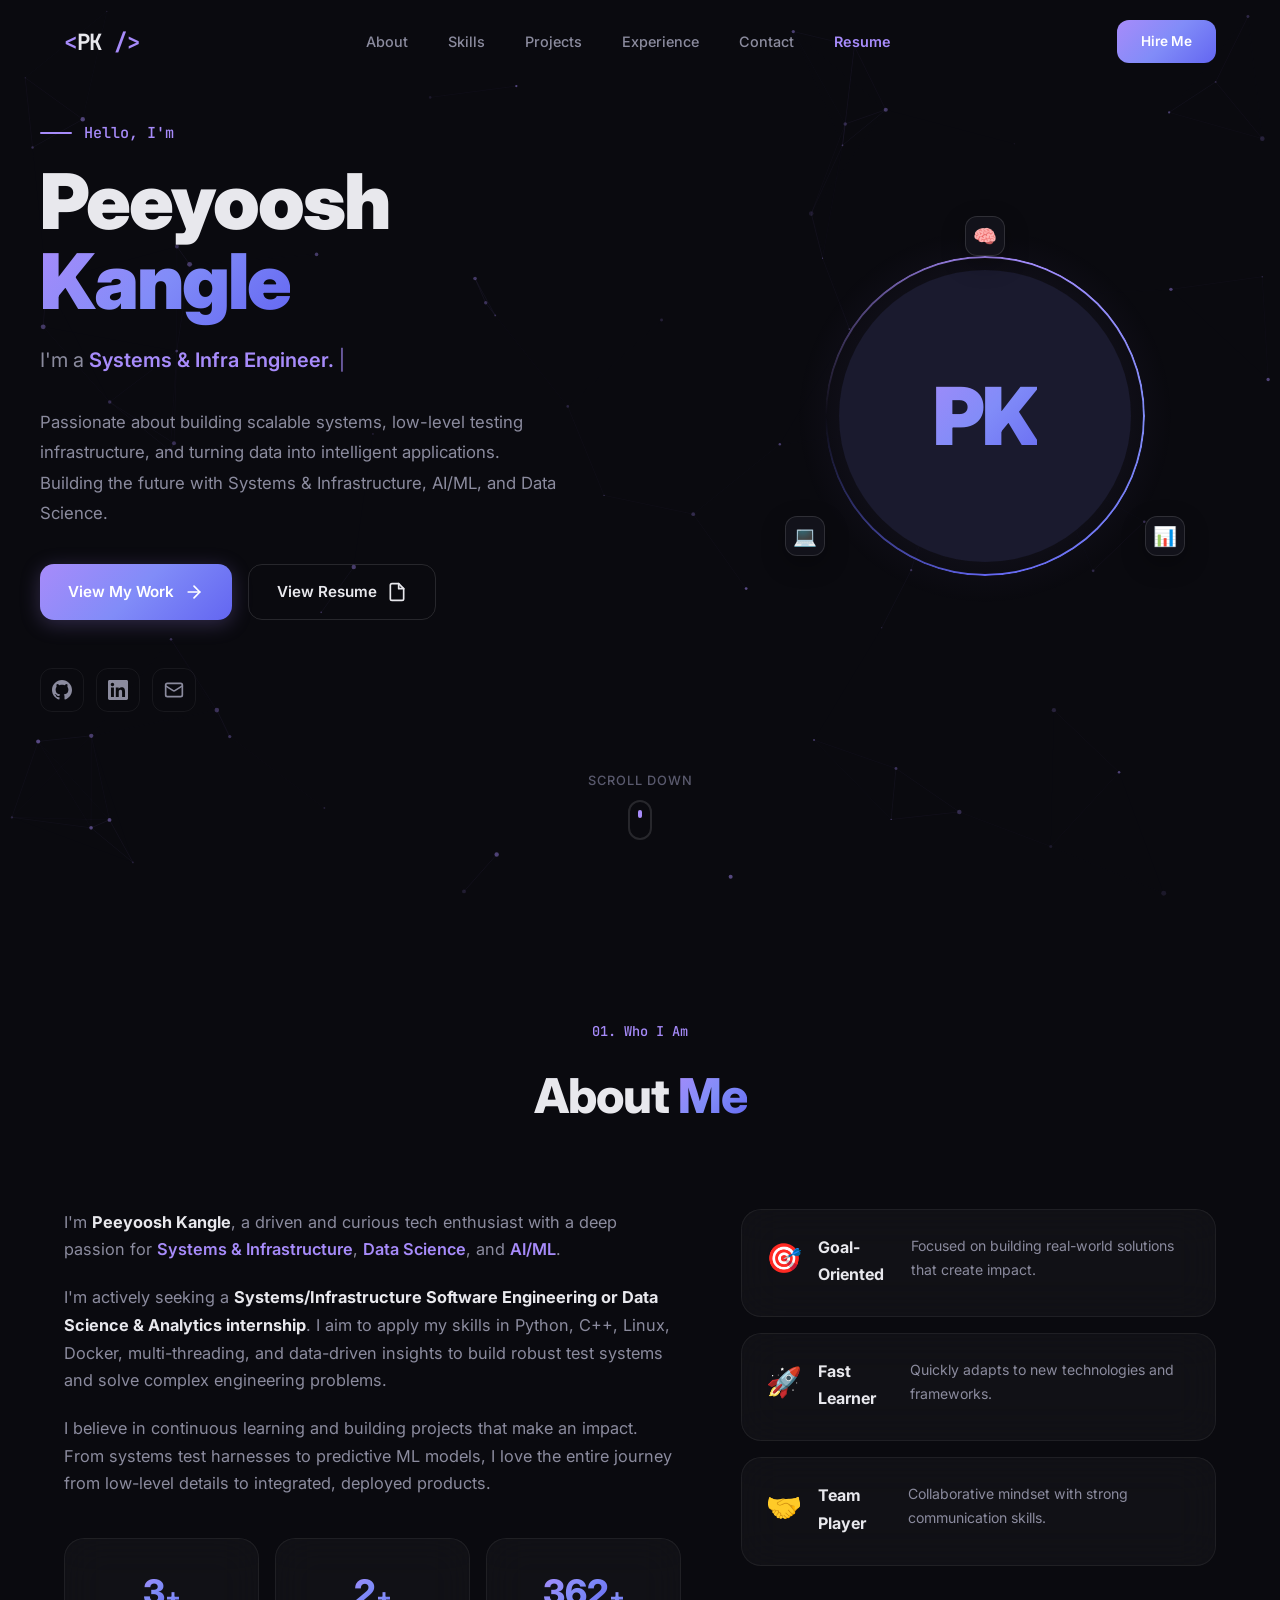
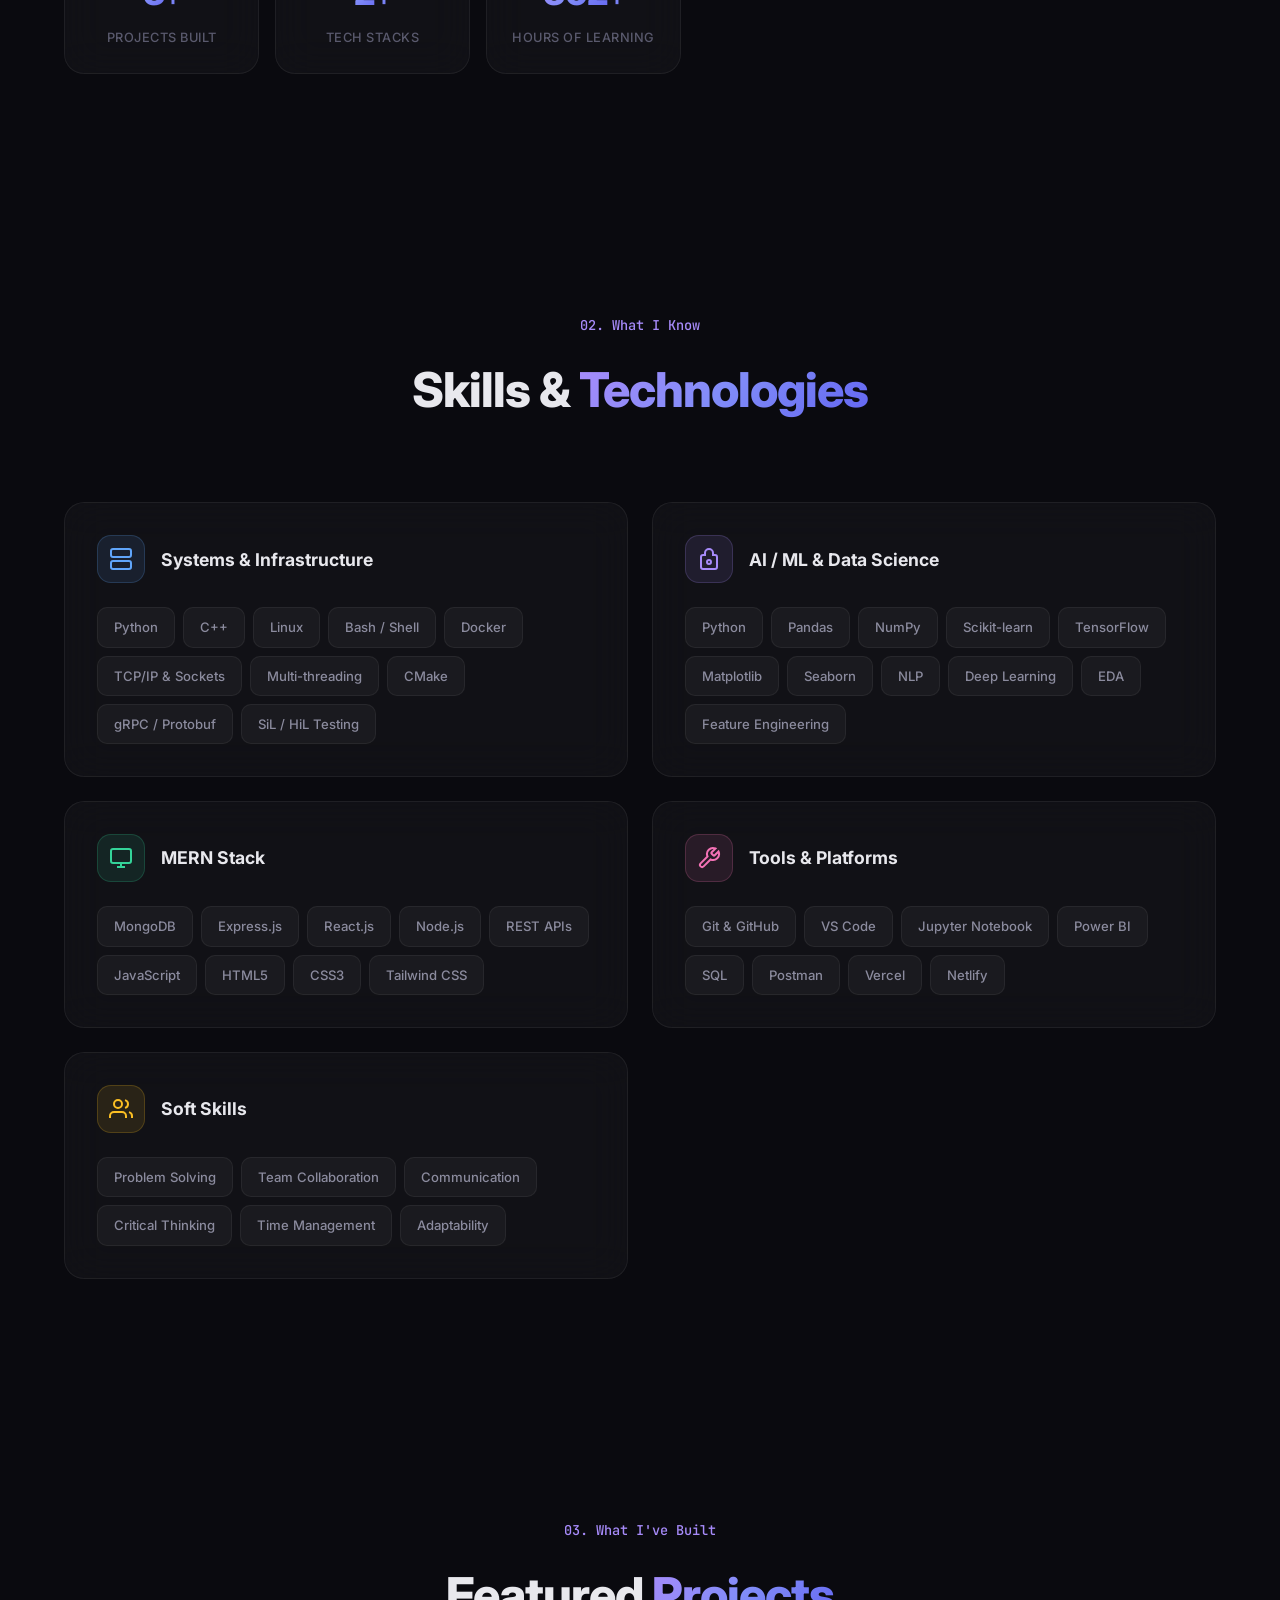
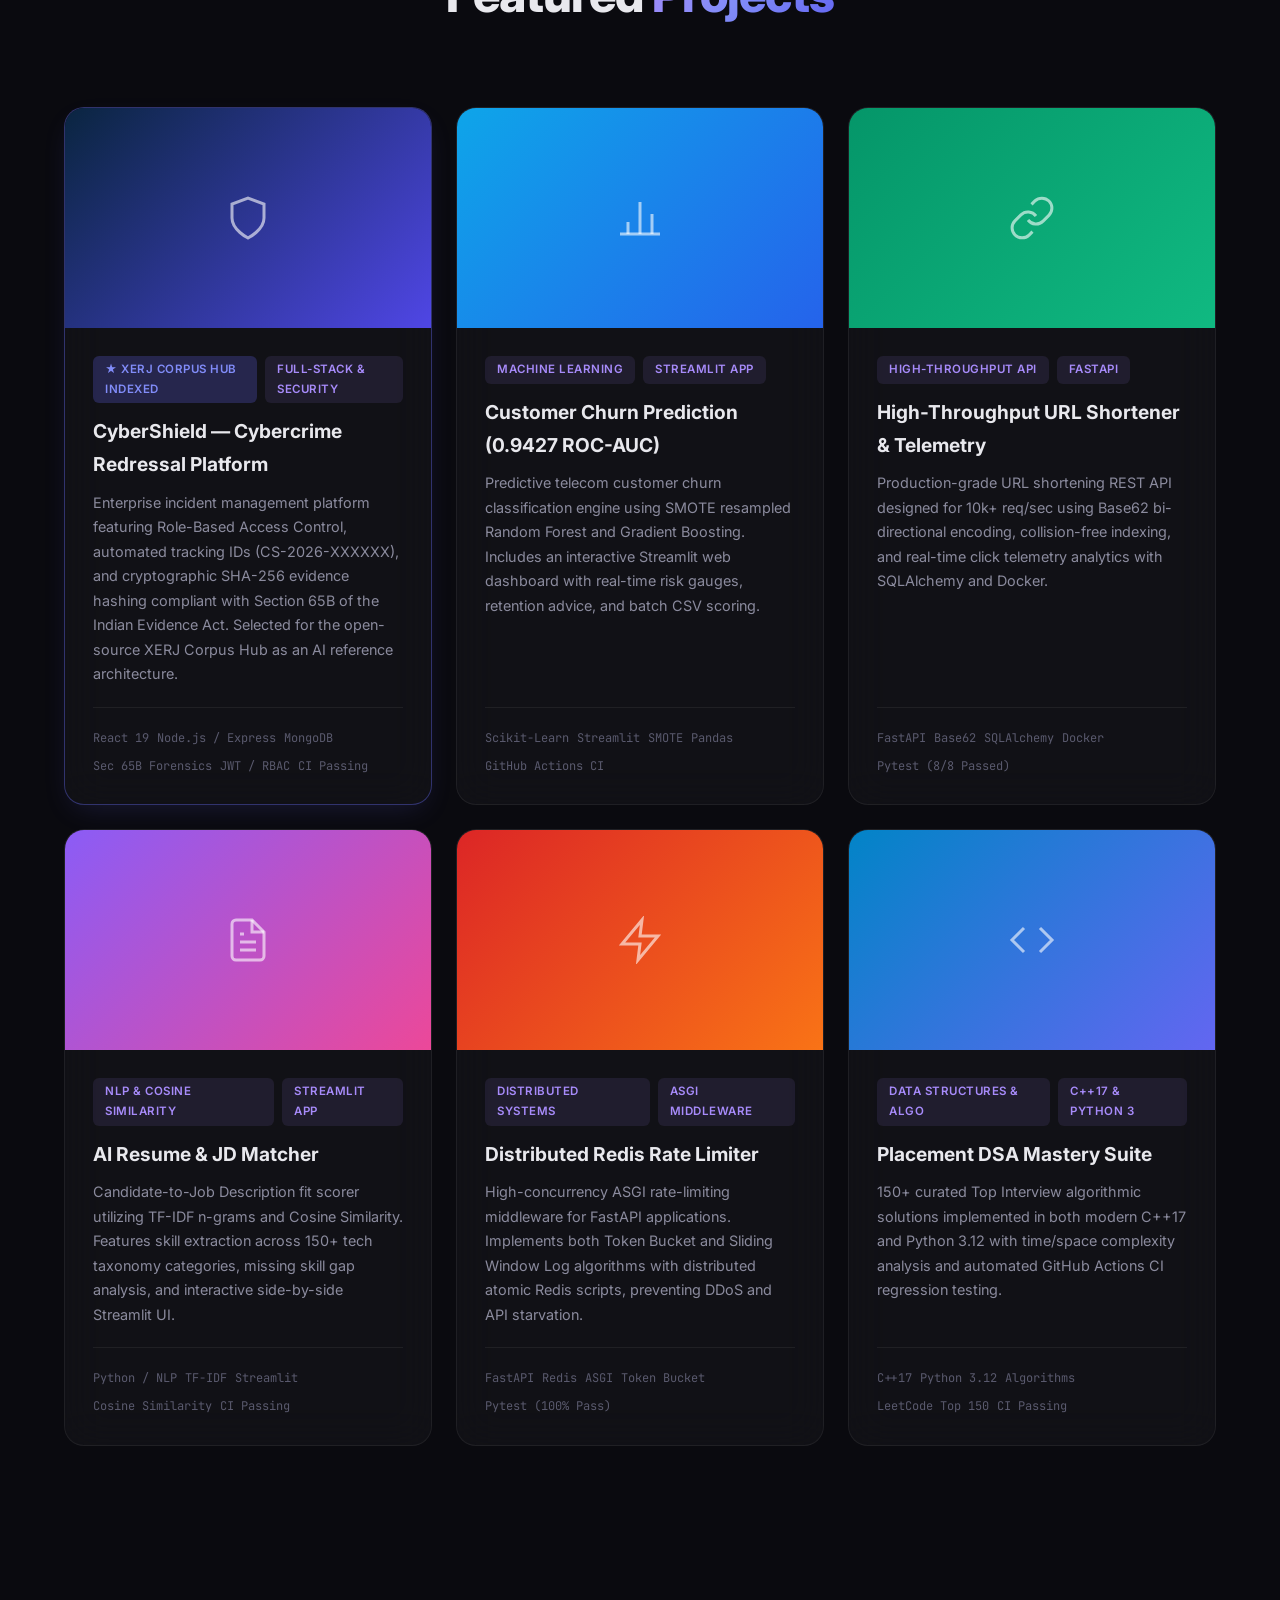
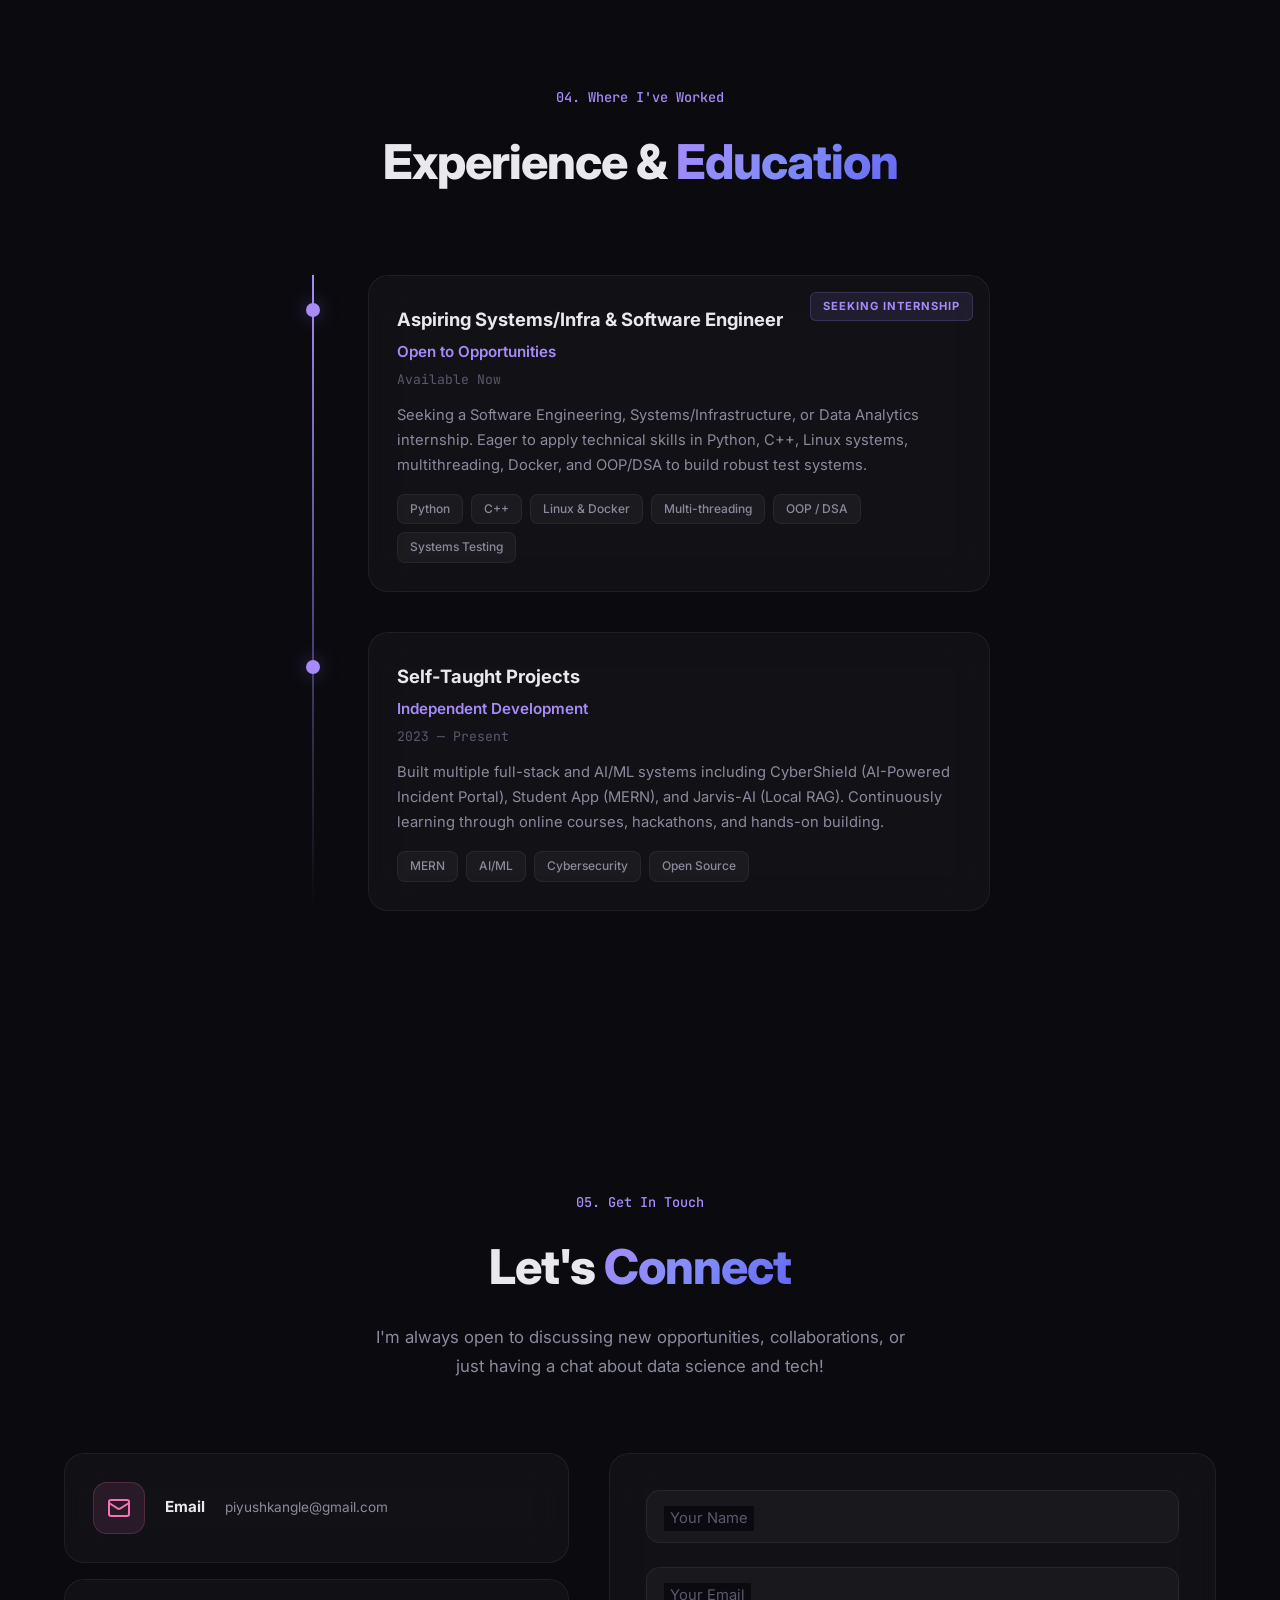
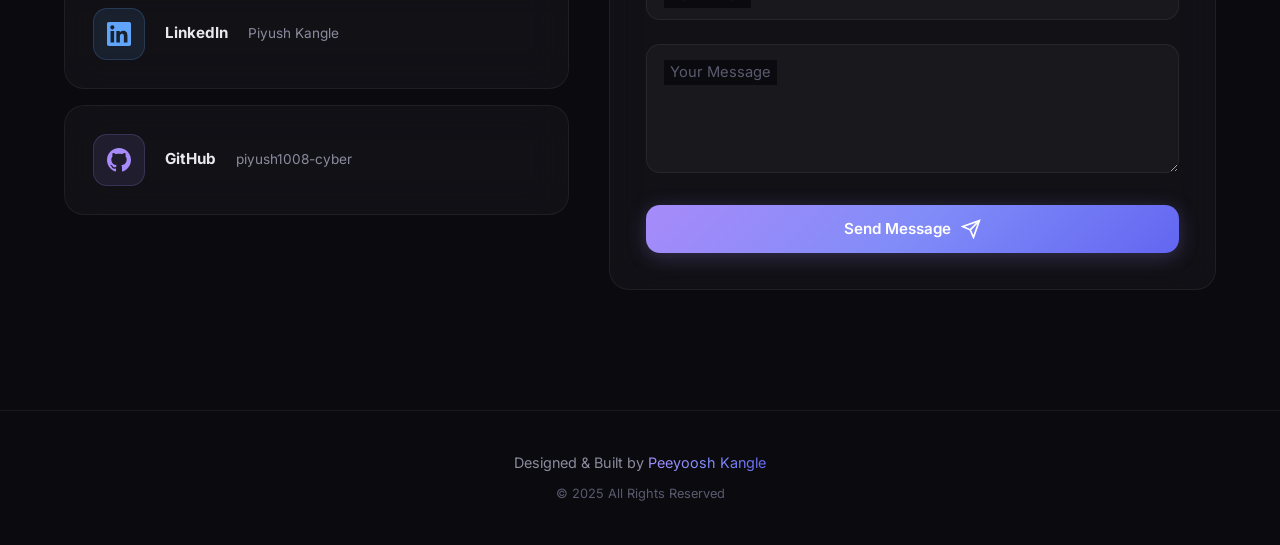
<file: index.html>
<!DOCTYPE html>
<html lang="en">
<head>
    <meta charset="UTF-8">
    <meta name="viewport" content="width=device-width, initial-scale=1.0">
    <meta name="description" content="Peeyoosh Kangle — Systems & Infrastructure, Data Science, AI/ML enthusiast. Portfolio showcasing projects, skills, and experience.">
    <meta name="keywords" content="Peeyoosh Kangle, Systems Engineer, Infrastructure, Data Science, AI, ML, MERN Stack, Portfolio, Developer">
    <meta name="author" content="Peeyoosh Kangle">
    <title>Peeyoosh Kangle | Systems & AI/ML Portfolio</title>
    <link rel="preconnect" href="https://fonts.googleapis.com">
    <link rel="preconnect" href="https://fonts.gstatic.com" crossorigin>
    <link href="https://fonts.googleapis.com/css2?family=Inter:wght@300;400;500;600;700;800;900&family=JetBrains+Mono:wght@400;500;600&display=swap" rel="stylesheet">
    <link rel="stylesheet" href="style.css">
</head>
<body>
    <!-- Animated Background Particles -->
    <canvas id="particles-canvas"></canvas>

    <!-- Navigation -->
    <nav class="navbar" id="navbar">
        <div class="nav-container">
            <a href="#hero" class="nav-logo">
                <span class="logo-bracket">&lt;</span>PK<span class="logo-bracket"> /&gt;</span>
            </a>
            <ul class="nav-links" id="nav-links">
                <li><a href="#about" class="nav-link">About</a></li>
                <li><a href="#skills" class="nav-link">Skills</a></li>
                <li><a href="#projects" class="nav-link">Projects</a></li>
                <li><a href="#experience" class="nav-link">Experience</a></li>
                <li><a href="#contact" class="nav-link">Contact</a></li>
                <li><a href="resume.html" target="_blank" class="nav-link" style="color: var(--accent-1); font-weight: 600;">Resume</a></li>
            </ul>
            <a href="#contact" class="nav-cta">Hire Me</a>
            <button class="nav-toggle" id="nav-toggle" aria-label="Toggle navigation">
                <span></span><span></span><span></span>
            </button>
        </div>
    </nav>

    <!-- Hero Section -->
    <section class="hero" id="hero">
        <div class="hero-content">
            <div class="hero-text">
                <p class="hero-greeting animate-on-scroll">
                    <span class="greeting-line"></span>
                    Hello, I'm
                </p>
                <h1 class="hero-name animate-on-scroll">
                    Peeyoosh<br><span class="gradient-text">Kangle</span>
                </h1>
                <div class="hero-titles animate-on-scroll">
                    <span class="title-static">I'm a </span>
                    <span class="title-dynamic" id="typed-text"></span>
                    <span class="cursor">|</span>
                </div>
                <p class="hero-description animate-on-scroll">
                    Passionate about building scalable systems, low-level testing infrastructure, and turning data into intelligent applications.
                    Building the future with Systems & Infrastructure, AI/ML, and Data Science.
                </p>
                <div class="hero-actions animate-on-scroll">
                    <a href="#projects" class="btn btn-primary">
                        <span>View My Work</span>
                        <svg width="20" height="20" viewBox="0 0 24 24" fill="none" stroke="currentColor" stroke-width="2" stroke-linecap="round" stroke-linejoin="round"><line x1="5" y1="12" x2="19" y2="12"/><polyline points="12 5 19 12 12 19"/></svg>
                    </a>
                    <a href="resume.html" target="_blank" class="btn btn-outline">
                        <span>View Resume</span>
                        <svg width="20" height="20" viewBox="0 0 24 24" fill="none" stroke="currentColor" stroke-width="2" stroke-linecap="round" stroke-linejoin="round"><path d="M14 2H6a2 2 0 0 0-2 2v16a2 2 0 0 0 2 2h12a2 2 0 0 0 2-2V8z"/><polyline points="14 2 14 8 20 8"/></svg>
                    </a>
                </div>
                <div class="hero-socials animate-on-scroll">
                    <a href="https://github.com/piyush1008-cyber" target="_blank" rel="noopener noreferrer" class="social-link" aria-label="GitHub">
                        <svg viewBox="0 0 24 24" fill="currentColor"><path d="M12 0c-6.626 0-12 5.373-12 12 0 5.302 3.438 9.8 8.207 11.387.599.111.793-.261.793-.577v-2.234c-3.338.726-4.033-1.416-4.033-1.416-.546-1.387-1.333-1.756-1.333-1.756-1.089-.745.083-.729.083-.729 1.205.084 1.839 1.237 1.839 1.237 1.07 1.834 2.807 1.304 3.492.997.107-.775.418-1.305.762-1.604-2.665-.305-5.467-1.334-5.467-5.931 0-1.311.469-2.381 1.236-3.221-.124-.303-.535-1.524.117-3.176 0 0 1.008-.322 3.301 1.23.957-.266 1.983-.399 3.003-.404 1.02.005 2.047.138 3.006.404 2.291-1.552 3.297-1.23 3.297-1.23.653 1.653.242 2.874.118 3.176.77.84 1.235 1.911 1.235 3.221 0 4.609-2.807 5.624-5.479 5.921.43.372.823 1.102.823 2.222v3.293c0 .319.192.694.801.576 4.765-1.589 8.199-6.086 8.199-11.386 0-6.627-5.373-12-12-12z"/></svg>
                    </a>
                    <a href="https://www.linkedin.com/in/piyush-kangle-652694383/" target="_blank" rel="noopener noreferrer" class="social-link" aria-label="LinkedIn">
                        <svg viewBox="0 0 24 24" fill="currentColor"><path d="M20.447 20.452h-3.554v-5.569c0-1.328-.027-3.037-1.852-3.037-1.853 0-2.136 1.445-2.136 2.939v5.667H9.351V9h3.414v1.561h.046c.477-.9 1.637-1.85 3.37-1.85 3.601 0 4.267 2.37 4.267 5.455v6.286zM5.337 7.433c-1.144 0-2.063-.926-2.063-2.065 0-1.138.92-2.063 2.063-2.063 1.14 0 2.064.925 2.064 2.063 0 1.139-.925 2.065-2.064 2.065zm1.782 13.019H3.555V9h3.564v11.452zM22.225 0H1.771C.792 0 0 .774 0 1.729v20.542C0 23.227.792 24 1.771 24h20.451C23.2 24 24 23.227 24 22.271V1.729C24 .774 23.2 0 22.222 0h.003z"/></svg>
                    </a>
                    <a href="mailto:piyushkangle@gmail.com" class="social-link" aria-label="Email">
                        <svg viewBox="0 0 24 24" fill="none" stroke="currentColor" stroke-width="2" stroke-linecap="round" stroke-linejoin="round"><rect x="2" y="4" width="20" height="16" rx="2"/><path d="m22 7-8.97 5.7a1.94 1.94 0 0 1-2.06 0L2 7"/></svg>
                    </a>
                </div>
            </div>
            <div class="hero-visual animate-on-scroll">
                <div class="hero-avatar-wrapper">
                    <div class="avatar-glow"></div>
                    <div class="avatar-ring"></div>
                    <div class="avatar-placeholder">
                        <span class="avatar-initials">PK</span>
                    </div>
                    <div class="orbit-ring">
                        <div class="orbit-dot" style="--delay: 0s; --icon: '🧠'"></div>
                        <div class="orbit-dot" style="--delay: -2s; --icon: '📊'"></div>
                        <div class="orbit-dot" style="--delay: -4s; --icon: '💻'"></div>
                    </div>
                </div>
            </div>
        </div>
        <div class="scroll-indicator">
            <span>Scroll Down</span>
            <div class="scroll-arrow"></div>
        </div>
    </section>

    <!-- About Section -->
    <section class="section about" id="about">
        <div class="container">
            <div class="section-header animate-on-scroll">
                <span class="section-tag">01. Who I Am</span>
                <h2 class="section-title">About <span class="gradient-text">Me</span></h2>
            </div>
            <div class="about-grid">
                <div class="about-content animate-on-scroll">
                    <p>I'm <strong>Peeyoosh Kangle</strong>, a driven and curious tech enthusiast with a deep passion for
                        <span class="highlight">Systems & Infrastructure</span>, <span class="highlight">Data Science</span>, and
                        <span class="highlight">AI/ML</span>.
                    </p>
                    <p>
                        I'm actively seeking a <strong>Systems/Infrastructure Software Engineering or Data Science & Analytics internship</strong>. I aim to apply my skills in
                        Python, C++, Linux, Docker, multi-threading, and data-driven insights to build robust test systems and solve complex engineering problems.
                    </p>
                    <p>
                        I believe in continuous learning and building projects that make an impact. From systems test harnesses
                        to predictive ML models, I love the entire journey from low-level details to integrated, deployed products.
                    </p>
                    <div class="about-stats">
                        <div class="stat-card glass-card">
                            <span class="stat-number" data-target="5">0</span><span class="stat-plus">+</span>
                            <span class="stat-label">Projects Built</span>
                        </div>
                        <div class="stat-card glass-card">
                            <span class="stat-number" data-target="3">0</span><span class="stat-plus">+</span>
                            <span class="stat-label">Tech Stacks</span>
                        </div>
                        <div class="stat-card glass-card">
                            <span class="stat-number" data-target="500">0</span><span class="stat-plus">+</span>
                            <span class="stat-label">Hours of Learning</span>
                        </div>
                    </div>
                </div>
                <div class="about-highlights animate-on-scroll">
                    <div class="highlight-card glass-card">
                        <div class="highlight-icon">🎯</div>
                        <h3>Goal-Oriented</h3>
                        <p>Focused on building real-world solutions that create impact.</p>
                    </div>
                    <div class="highlight-card glass-card">
                        <div class="highlight-icon">🚀</div>
                        <h3>Fast Learner</h3>
                        <p>Quickly adapts to new technologies and frameworks.</p>
                    </div>
                    <div class="highlight-card glass-card">
                        <div class="highlight-icon">🤝</div>
                        <h3>Team Player</h3>
                        <p>Collaborative mindset with strong communication skills.</p>
                    </div>
                </div>
            </div>
        </div>
    </section>

    <!-- Skills Section -->
    <section class="section skills" id="skills">
        <div class="container">
            <div class="section-header animate-on-scroll">
                <span class="section-tag">02. What I Know</span>
                <h2 class="section-title">Skills & <span class="gradient-text">Technologies</span></h2>
            </div>
            <div class="skills-grid">
                <!-- Systems & Infrastructure -->
                <div class="skill-category glass-card animate-on-scroll">
                    <div class="skill-category-header">
                        <div class="skill-icon-wrapper" style="--accent: #60a5fa;">
                            <svg viewBox="0 0 24 24" fill="none" stroke="currentColor" stroke-width="2"><rect x="2" y="2" width="20" height="8" rx="2"/><rect x="2" y="14" width="20" height="8" rx="2"/><line x1="6" y1="6" x2="6.01" y2="6"/><line x1="6" y1="18" x2="6.01" y2="18"/></svg>
                        </div>
                        <h3>Systems & Infrastructure</h3>
                    </div>
                    <div class="skill-tags">
                        <span class="skill-tag">Python</span>
                        <span class="skill-tag">C++</span>
                        <span class="skill-tag">Linux</span>
                        <span class="skill-tag">Bash / Shell</span>
                        <span class="skill-tag">Docker</span>
                        <span class="skill-tag">TCP/IP & Sockets</span>
                        <span class="skill-tag">Multi-threading</span>
                        <span class="skill-tag">CMake</span>
                        <span class="skill-tag">gRPC / Protobuf</span>
                        <span class="skill-tag">SiL / HiL Testing</span>
                    </div>
                </div>

                <!-- Data Science & AI/ML -->
                <div class="skill-category glass-card animate-on-scroll">
                    <div class="skill-category-header">
                        <div class="skill-icon-wrapper" style="--accent: #a78bfa;">
                            <svg viewBox="0 0 24 24" fill="none" stroke="currentColor" stroke-width="2"><path d="M12 2a4 4 0 0 0-4 4v2H6a2 2 0 0 0-2 2v10a2 2 0 0 0 2 2h12a2 2 0 0 0 2-2V10a2 2 0 0 0-2-2h-2V6a4 4 0 0 0-4-4z"/><circle cx="12" cy="15" r="2"/></svg>
                        </div>
                        <h3>AI / ML & Data Science</h3>
                    </div>
                    <div class="skill-tags">
                        <span class="skill-tag">Python</span>
                        <span class="skill-tag">Pandas</span>
                        <span class="skill-tag">NumPy</span>
                        <span class="skill-tag">Scikit-learn</span>
                        <span class="skill-tag">TensorFlow</span>
                        <span class="skill-tag">Matplotlib</span>
                        <span class="skill-tag">Seaborn</span>
                        <span class="skill-tag">NLP</span>
                        <span class="skill-tag">Deep Learning</span>
                        <span class="skill-tag">EDA</span>
                        <span class="skill-tag">Feature Engineering</span>
                    </div>
                </div>

                <!-- MERN Stack -->
                <div class="skill-category glass-card animate-on-scroll">
                    <div class="skill-category-header">
                        <div class="skill-icon-wrapper" style="--accent: #34d399;">
                            <svg viewBox="0 0 24 24" fill="none" stroke="currentColor" stroke-width="2"><rect x="2" y="3" width="20" height="14" rx="2"/><line x1="8" y1="21" x2="16" y2="21"/><line x1="12" y1="17" x2="12" y2="21"/></svg>
                        </div>
                        <h3>MERN Stack</h3>
                    </div>
                    <div class="skill-tags">
                        <span class="skill-tag">MongoDB</span>
                        <span class="skill-tag">Express.js</span>
                        <span class="skill-tag">React.js</span>
                        <span class="skill-tag">Node.js</span>
                        <span class="skill-tag">REST APIs</span>
                        <span class="skill-tag">JavaScript</span>
                        <span class="skill-tag">HTML5</span>
                        <span class="skill-tag">CSS3</span>
                        <span class="skill-tag">Tailwind CSS</span>
                    </div>
                </div>

                <!-- Tools & Platforms -->
                <div class="skill-category glass-card animate-on-scroll">
                    <div class="skill-category-header">
                        <div class="skill-icon-wrapper" style="--accent: #f472b6;">
                            <svg viewBox="0 0 24 24" fill="none" stroke="currentColor" stroke-width="2"><path d="M14.7 6.3a1 1 0 0 0 0 1.4l1.6 1.6a1 1 0 0 0 1.4 0l3.77-3.77a6 6 0 0 1-7.94 7.94l-6.91 6.91a2.12 2.12 0 0 1-3-3l6.91-6.91a6 6 0 0 1 7.94-7.94l-3.76 3.76z"/></svg>
                        </div>
                        <h3>Tools & Platforms</h3>
                    </div>
                    <div class="skill-tags">
                        <span class="skill-tag">Git & GitHub</span>
                        <span class="skill-tag">VS Code</span>
                        <span class="skill-tag">Jupyter Notebook</span>
                        <span class="skill-tag">Power BI</span>
                        <span class="skill-tag">SQL</span>
                        <span class="skill-tag">Postman</span>
                        <span class="skill-tag">Vercel</span>
                        <span class="skill-tag">Netlify</span>
                    </div>
                </div>

                <!-- Soft Skills -->
                <div class="skill-category glass-card animate-on-scroll">
                    <div class="skill-category-header">
                        <div class="skill-icon-wrapper" style="--accent: #fbbf24;">
                            <svg viewBox="0 0 24 24" fill="none" stroke="currentColor" stroke-width="2"><path d="M17 21v-2a4 4 0 0 0-4-4H5a4 4 0 0 0-4 4v2"/><circle cx="9" cy="7" r="4"/><path d="M23 21v-2a4 4 0 0 0-3-3.87"/><path d="M16 3.13a4 4 0 0 1 0 7.75"/></svg>
                        </div>
                        <h3>Soft Skills</h3>
                    </div>
                    <div class="skill-tags">
                        <span class="skill-tag">Problem Solving</span>
                        <span class="skill-tag">Team Collaboration</span>
                        <span class="skill-tag">Communication</span>
                        <span class="skill-tag">Critical Thinking</span>
                        <span class="skill-tag">Time Management</span>
                        <span class="skill-tag">Adaptability</span>
                    </div>
                </div>
            </div>
        </div>
    </section>

    <!-- Projects Section -->
    <section class="section projects" id="projects">
        <div class="container">
            <div class="section-header animate-on-scroll">
                <span class="section-tag">03. What I've Built</span>
                <h2 class="section-title">Featured <span class="gradient-text">Projects</span></h2>
            </div>
                        <div class="projects-grid">
                <!-- 1. CyberShield (Flagship & XERJ Indexed) -->
                <div class="project-card glass-card animate-on-scroll" style="border: 1px solid rgba(99, 102, 241, 0.4); box-shadow: 0 10px 30px -10px rgba(99, 102, 241, 0.2);">
                    <div class="project-image">
                        <div class="project-img-placeholder" style="--gradient: linear-gradient(135deg, #0A2540, #4f46e5);">
                            <svg viewBox="0 0 24 24" fill="none" stroke="currentColor" stroke-width="1.5" width="48" height="48"><path d="M12 22s8-4 8-10V5l-8-3-8 3v7c0 6 8 10 8 10z"/></svg>
                        </div>
                        <div class="project-overlay">
                            <a href="https://github.com/piyush1008-cyber/CyberShield" target="_blank" rel="noopener noreferrer" class="project-link-icon" aria-label="View Project">
                                <svg viewBox="0 0 24 24" fill="none" stroke="currentColor" stroke-width="2"><path d="M18 13v6a2 2 0 0 1-2 2H5a2 2 0 0 1-2-2V8a2 2 0 0 1 2-2h6"/><polyline points="15 3 21 3 21 9"/><line x1="10" y1="14" x2="21" y2="3"/></svg>
                            </a>
                            <a href="https://github.com/piyush1008-cyber/CyberShield" target="_blank" rel="noopener noreferrer" class="project-link-icon" aria-label="View Source Code">
                                <svg viewBox="0 0 24 24" fill="currentColor"><path d="M12 0c-6.626 0-12 5.373-12 12 0 5.302 3.438 9.8 8.207 11.387.599.111.793-.261.793-.577v-2.234c-3.338.726-4.033-1.416-4.033-1.416-.546-1.387-1.333-1.756-1.333-1.756-1.089-.745.083-.729.083-.729 1.205.084 1.839 1.237 1.839 1.237 1.07 1.834 2.807 1.304 3.492.997.107-.775.418-1.305.762-1.604-2.665-.305-5.467-1.334-5.467-5.931 0-1.311.469-2.381 1.236-3.221-.124-.303-.535-1.524.117-3.176 0 0 1.008-.322 3.301 1.23.957-.266 1.983-.399 3.003-.404 1.02.005 2.047.138 3.006.404 2.291-1.552 3.297-1.23 3.297-1.23.653 1.653.242 2.874.118 3.176.77.84 1.235 1.911 1.235 3.221 0 4.609-2.807 5.624-5.479 5.921.43.372.823 1.102.823 2.222v3.293c0 .319.192.694.801.576 4.765-1.589 8.199-6.086 8.199-11.386 0-6.627-5.373-12-12-12z"/></svg>
                            </a>
                        </div>
                    </div>
                    <div class="project-info">
                        <div class="project-tags">
                            <span style="background: rgba(99, 102, 241, 0.25); color: #818cf8; font-weight: 600;">★ XERJ Corpus Hub Indexed</span>
                            <span>Full-Stack & Security</span>
                        </div>
                        <h3 class="project-title">CyberShield — Cybercrime Redressal Platform</h3>
                        <p class="project-description">
                            Enterprise incident management platform featuring Role-Based Access Control, automated tracking IDs (CS-2026-XXXXXX), and cryptographic SHA-256 evidence hashing compliant with Section 65B of the Indian Evidence Act. Selected for the open-source XERJ Corpus Hub as an AI reference architecture.
                        </p>
                        <div class="project-tech">
                            <span>React 19</span>
                            <span>Node.js / Express</span>
                            <span>MongoDB</span>
                            <span>Sec 65B Forensics</span>
                            <span>JWT / RBAC</span>
                            <span>CI Passing</span>
                        </div>
                    </div>
                </div>

                <!-- 2. Customer Churn Prediction -->
                <div class="project-card glass-card animate-on-scroll">
                    <div class="project-image">
                        <div class="project-img-placeholder" style="--gradient: linear-gradient(135deg, #0ea5e9, #2563eb);">
                            <svg viewBox="0 0 24 24" fill="none" stroke="currentColor" stroke-width="1.5" width="48" height="48"><line x1="18" y1="20" x2="18" y2="10"/><line x1="12" y1="20" x2="12" y2="4"/><line x1="6" y1="20" x2="6" y2="14"/><line x1="2" y1="20" x2="22" y2="20"/></svg>
                        </div>
                        <div class="project-overlay">
                            <a href="https://github.com/piyush1008-cyber/customer-churn-prediction" target="_blank" rel="noopener noreferrer" class="project-link-icon" aria-label="View Project">
                                <svg viewBox="0 0 24 24" fill="none" stroke="currentColor" stroke-width="2"><path d="M18 13v6a2 2 0 0 1-2 2H5a2 2 0 0 1-2-2V8a2 2 0 0 1 2-2h6"/><polyline points="15 3 21 3 21 9"/><line x1="10" y1="14" x2="21" y2="3"/></svg>
                            </a>
                            <a href="https://github.com/piyush1008-cyber/customer-churn-prediction" target="_blank" rel="noopener noreferrer" class="project-link-icon" aria-label="View Source Code">
                                <svg viewBox="0 0 24 24" fill="currentColor"><path d="M12 0c-6.626 0-12 5.373-12 12 0 5.302 3.438 9.8 8.207 11.387.599.111.793-.261.793-.577v-2.234c-3.338.726-4.033-1.416-4.033-1.416-.546-1.387-1.333-1.756-1.333-1.756-1.089-.745.083-.729.083-.729 1.205.084 1.839 1.237 1.839 1.237 1.07 1.834 2.807 1.304 3.492.997.107-.775.418-1.305.762-1.604-2.665-.305-5.467-1.334-5.467-5.931 0-1.311.469-2.381 1.236-3.221-.124-.303-.535-1.524.117-3.176 0 0 1.008-.322 3.301 1.23.957-.266 1.983-.399 3.003-.404 1.02.005 2.047.138 3.006.404 2.291-1.552 3.297-1.23 3.297-1.23.653 1.653.242 2.874.118 3.176.77.84 1.235 1.911 1.235 3.221 0 4.609-2.807 5.624-5.479 5.921.43.372.823 1.102.823 2.222v3.293c0 .319.192.694.801.576 4.765-1.589 8.199-6.086 8.199-11.386 0-6.627-5.373-12-12-12z"/></svg>
                            </a>
                        </div>
                    </div>
                    <div class="project-info">
                        <div class="project-tags">
                            <span>Machine Learning</span>
                            <span>Streamlit App</span>
                        </div>
                        <h3 class="project-title">Customer Churn Prediction (0.9427 ROC-AUC)</h3>
                        <p class="project-description">
                            Predictive telecom customer churn classification engine using SMOTE resampled Random Forest and Gradient Boosting. Includes an interactive Streamlit web dashboard with real-time risk gauges, retention advice, and batch CSV scoring.
                        </p>
                        <div class="project-tech">
                            <span>Scikit-Learn</span>
                            <span>Streamlit</span>
                            <span>SMOTE</span>
                            <span>Pandas</span>
                            <span>GitHub Actions CI</span>
                        </div>
                    </div>
                </div>

                <!-- 3. URL Shortener API -->
                <div class="project-card glass-card animate-on-scroll">
                    <div class="project-image">
                        <div class="project-img-placeholder" style="--gradient: linear-gradient(135deg, #059669, #10b981);">
                            <svg viewBox="0 0 24 24" fill="none" stroke="currentColor" stroke-width="1.5" width="48" height="48"><path d="M10 13a5 5 0 0 0 7.54.54l3-3a5 5 0 0 0-7.07-7.07l-1.72 1.71"/><path d="M14 11a5 5 0 0 0-7.54-.54l-3 3a5 5 0 0 0 7.07 7.07l1.71-1.71"/></svg>
                        </div>
                        <div class="project-overlay">
                            <a href="https://github.com/piyush1008-cyber/url-shortener-api" target="_blank" rel="noopener noreferrer" class="project-link-icon" aria-label="View Project">
                                <svg viewBox="0 0 24 24" fill="none" stroke="currentColor" stroke-width="2"><path d="M18 13v6a2 2 0 0 1-2 2H5a2 2 0 0 1-2-2V8a2 2 0 0 1 2-2h6"/><polyline points="15 3 21 3 21 9"/><line x1="10" y1="14" x2="21" y2="3"/></svg>
                            </a>
                            <a href="https://github.com/piyush1008-cyber/url-shortener-api" target="_blank" rel="noopener noreferrer" class="project-link-icon" aria-label="View Source Code">
                                <svg viewBox="0 0 24 24" fill="currentColor"><path d="M12 0c-6.626 0-12 5.373-12 12 0 5.302 3.438 9.8 8.207 11.387.599.111.793-.261.793-.577v-2.234c-3.338.726-4.033-1.416-4.033-1.416-.546-1.387-1.333-1.756-1.333-1.756-1.089-.745.083-.729.083-.729 1.205.084 1.839 1.237 1.839 1.237 1.07 1.834 2.807 1.304 3.492.997.107-.775.418-1.305.762-1.604-2.665-.305-5.467-1.334-5.467-5.931 0-1.311.469-2.381 1.236-3.221-.124-.303-.535-1.524.117-3.176 0 0 1.008-.322 3.301 1.23.957-.266 1.983-.399 3.003-.404 1.02.005 2.047.138 3.006.404 2.291-1.552 3.297-1.23 3.297-1.23.653 1.653.242 2.874.118 3.176.77.84 1.235 1.911 1.235 3.221 0 4.609-2.807 5.624-5.479 5.921.43.372.823 1.102.823 2.222v3.293c0 .319.192.694.801.576 4.765-1.589 8.199-6.086 8.199-11.386 0-6.627-5.373-12-12-12z"/></svg>
                            </a>
                        </div>
                    </div>
                    <div class="project-info">
                        <div class="project-tags">
                            <span>High-Throughput API</span>
                            <span>FastAPI</span>
                        </div>
                        <h3 class="project-title">High-Throughput URL Shortener & Telemetry</h3>
                        <p class="project-description">
                            Production-grade URL shortening REST API designed for 10k+ req/sec using Base62 bi-directional encoding, collision-free indexing, and real-time click telemetry analytics with SQLAlchemy and Docker.
                        </p>
                        <div class="project-tech">
                            <span>FastAPI</span>
                            <span>Base62</span>
                            <span>SQLAlchemy</span>
                            <span>Docker</span>
                            <span>Pytest (8/8 Passed)</span>
                        </div>
                    </div>
                </div>

                <!-- 4. AI Resume Matcher -->
                <div class="project-card glass-card animate-on-scroll">
                    <div class="project-image">
                        <div class="project-img-placeholder" style="--gradient: linear-gradient(135deg, #8b5cf6, #ec4899);">
                            <svg viewBox="0 0 24 24" fill="none" stroke="currentColor" stroke-width="1.5" width="48" height="48"><path d="M14 2H6a2 2 0 0 0-2 2v16a2 2 0 0 0 2 2h12a2 2 0 0 0 2-2V8z"/><polyline points="14 2 14 8 20 8"/><line x1="16" y1="13" x2="8" y2="13"/><line x1="16" y1="17" x2="8" y2="17"/><polyline points="10 9 9 9 8 9"/></svg>
                        </div>
                        <div class="project-overlay">
                            <a href="https://github.com/piyush1008-cyber/ai-resume-matcher" target="_blank" rel="noopener noreferrer" class="project-link-icon" aria-label="View Project">
                                <svg viewBox="0 0 24 24" fill="none" stroke="currentColor" stroke-width="2"><path d="M18 13v6a2 2 0 0 1-2 2H5a2 2 0 0 1-2-2V8a2 2 0 0 1 2-2h6"/><polyline points="15 3 21 3 21 9"/><line x1="10" y1="14" x2="21" y2="3"/></svg>
                            </a>
                            <a href="https://github.com/piyush1008-cyber/ai-resume-matcher" target="_blank" rel="noopener noreferrer" class="project-link-icon" aria-label="View Source Code">
                                <svg viewBox="0 0 24 24" fill="currentColor"><path d="M12 0c-6.626 0-12 5.373-12 12 0 5.302 3.438 9.8 8.207 11.387.599.111.793-.261.793-.577v-2.234c-3.338.726-4.033-1.416-4.033-1.416-.546-1.387-1.333-1.756-1.333-1.756-1.089-.745.083-.729.083-.729 1.205.084 1.839 1.237 1.839 1.237 1.07 1.834 2.807 1.304 3.492.997.107-.775.418-1.305.762-1.604-2.665-.305-5.467-1.334-5.467-5.931 0-1.311.469-2.381 1.236-3.221-.124-.303-.535-1.524.117-3.176 0 0 1.008-.322 3.301 1.23.957-.266 1.983-.399 3.003-.404 1.02.005 2.047.138 3.006.404 2.291-1.552 3.297-1.23 3.297-1.23.653 1.653.242 2.874.118 3.176.77.84 1.235 1.911 1.235 3.221 0 4.609-2.807 5.624-5.479 5.921.43.372.823 1.102.823 2.222v3.293c0 .319.192.694.801.576 4.765-1.589 8.199-6.086 8.199-11.386 0-6.627-5.373-12-12-12z"/></svg>
                            </a>
                        </div>
                    </div>
                    <div class="project-info">
                        <div class="project-tags">
                            <span>NLP & Cosine Similarity</span>
                            <span>Streamlit App</span>
                        </div>
                        <h3 class="project-title">AI Resume & JD Matcher</h3>
                        <p class="project-description">
                            Candidate-to-Job Description fit scorer utilizing TF-IDF n-grams and Cosine Similarity. Features skill extraction across 150+ tech taxonomy categories, missing skill gap analysis, and interactive side-by-side Streamlit UI.
                        </p>
                        <div class="project-tech">
                            <span>Python / NLP</span>
                            <span>TF-IDF</span>
                            <span>Streamlit</span>
                            <span>Cosine Similarity</span>
                            <span>CI Passing</span>
                        </div>
                    </div>
                </div>

                <!-- 5. Distributed Redis Rate Limiter -->
                <div class="project-card glass-card animate-on-scroll">
                    <div class="project-image">
                        <div class="project-img-placeholder" style="--gradient: linear-gradient(135deg, #dc2626, #f97316);">
                            <svg viewBox="0 0 24 24" fill="none" stroke="currentColor" stroke-width="1.5" width="48" height="48"><polygon points="13 2 3 14 12 14 11 22 21 10 12 10 13 2"/></svg>
                        </div>
                        <div class="project-overlay">
                            <a href="https://github.com/piyush1008-cyber/rate-limiter-redis" target="_blank" rel="noopener noreferrer" class="project-link-icon" aria-label="View Project">
                                <svg viewBox="0 0 24 24" fill="none" stroke="currentColor" stroke-width="2"><path d="M18 13v6a2 2 0 0 1-2 2H5a2 2 0 0 1-2-2V8a2 2 0 0 1 2-2h6"/><polyline points="15 3 21 3 21 9"/><line x1="10" y1="14" x2="21" y2="3"/></svg>
                            </a>
                            <a href="https://github.com/piyush1008-cyber/rate-limiter-redis" target="_blank" rel="noopener noreferrer" class="project-link-icon" aria-label="View Source Code">
                                <svg viewBox="0 0 24 24" fill="currentColor"><path d="M12 0c-6.626 0-12 5.373-12 12 0 5.302 3.438 9.8 8.207 11.387.599.111.793-.261.793-.577v-2.234c-3.338.726-4.033-1.416-4.033-1.416-.546-1.387-1.333-1.756-1.333-1.756-1.089-.745.083-.729.083-.729 1.205.084 1.839 1.237 1.839 1.237 1.07 1.834 2.807 1.304 3.492.997.107-.775.418-1.305.762-1.604-2.665-.305-5.467-1.334-5.467-5.931 0-1.311.469-2.381 1.236-3.221-.124-.303-.535-1.524.117-3.176 0 0 1.008-.322 3.301 1.23.957-.266 1.983-.399 3.003-.404 1.02.005 2.047.138 3.006.404 2.291-1.552 3.297-1.23 3.297-1.23.653 1.653.242 2.874.118 3.176.77.84 1.235 1.911 1.235 3.221 0 4.609-2.807 5.624-5.479 5.921.43.372.823 1.102.823 2.222v3.293c0 .319.192.694.801.576 4.765-1.589 8.199-6.086 8.199-11.386 0-6.627-5.373-12-12-12z"/></svg>
                            </a>
                        </div>
                    </div>
                    <div class="project-info">
                        <div class="project-tags">
                            <span>Distributed Systems</span>
                            <span>ASGI Middleware</span>
                        </div>
                        <h3 class="project-title">Distributed Redis Rate Limiter</h3>
                        <p class="project-description">
                            High-concurrency ASGI rate-limiting middleware for FastAPI applications. Implements both Token Bucket and Sliding Window Log algorithms with distributed atomic Redis scripts, preventing DDoS and API starvation.
                        </p>
                        <div class="project-tech">
                            <span>FastAPI</span>
                            <span>Redis</span>
                            <span>ASGI</span>
                            <span>Token Bucket</span>
                            <span>Pytest (100% Pass)</span>
                        </div>
                    </div>
                </div>

                <!-- 6. Placement DSA Mastery -->
                <div class="project-card glass-card animate-on-scroll">
                    <div class="project-image">
                        <div class="project-img-placeholder" style="--gradient: linear-gradient(135deg, #0284c7, #6366f1);">
                            <svg viewBox="0 0 24 24" fill="none" stroke="currentColor" stroke-width="1.5" width="48" height="48"><polyline points="16 18 22 12 16 6"/><polyline points="8 6 2 12 8 18"/></svg>
                        </div>
                        <div class="project-overlay">
                            <a href="https://github.com/piyush1008-cyber/placement-dsa-mastery" target="_blank" rel="noopener noreferrer" class="project-link-icon" aria-label="View Project">
                                <svg viewBox="0 0 24 24" fill="none" stroke="currentColor" stroke-width="2"><path d="M18 13v6a2 2 0 0 1-2 2H5a2 2 0 0 1-2-2V8a2 2 0 0 1 2-2h6"/><polyline points="15 3 21 3 21 9"/><line x1="10" y1="14" x2="21" y2="3"/></svg>
                            </a>
                            <a href="https://github.com/piyush1008-cyber/placement-dsa-mastery" target="_blank" rel="noopener noreferrer" class="project-link-icon" aria-label="View Source Code">
                                <svg viewBox="0 0 24 24" fill="currentColor"><path d="M12 0c-6.626 0-12 5.373-12 12 0 5.302 3.438 9.8 8.207 11.387.599.111.793-.261.793-.577v-2.234c-3.338.726-4.033-1.416-4.033-1.416-.546-1.387-1.333-1.756-1.333-1.756-1.089-.745.083-.729.083-.729 1.205.084 1.839 1.237 1.839 1.237 1.07 1.834 2.807 1.304 3.492.997.107-.775.418-1.305.762-1.604-2.665-.305-5.467-1.334-5.467-5.931 0-1.311.469-2.381 1.236-3.221-.124-.303-.535-1.524.117-3.176 0 0 1.008-.322 3.301 1.23.957-.266 1.983-.399 3.003-.404 1.02.005 2.047.138 3.006.404 2.291-1.552 3.297-1.23 3.297-1.23.653 1.653.242 2.874.118 3.176.77.84 1.235 1.911 1.235 3.221 0 4.609-2.807 5.624-5.479 5.921.43.372.823 1.102.823 2.222v3.293c0 .319.192.694.801.576 4.765-1.589 8.199-6.086 8.199-11.386 0-6.627-5.373-12-12-12z"/></svg>
                            </a>
                        </div>
                    </div>
                    <div class="project-info">
                        <div class="project-tags">
                            <span>Data Structures & Algo</span>
                            <span>C++17 & Python 3</span>
                        </div>
                        <h3 class="project-title">Placement DSA Mastery Suite</h3>
                        <p class="project-description">
                            150+ curated Top Interview algorithmic solutions implemented in both modern C++17 and Python 3.12 with time/space complexity analysis and automated GitHub Actions CI regression testing.
                        </p>
                        <div class="project-tech">
                            <span>C++17</span>
                            <span>Python 3.12</span>
                            <span>Algorithms</span>
                            <span>LeetCode Top 150</span>
                            <span>CI Passing</span>
                        </div>
                    </div>
                </div>
            </div>
        </div>
    </section>

    <!-- Experience Section -->
    <section class="section experience" id="experience">
        <div class="container">
            <div class="section-header animate-on-scroll">
                <span class="section-tag">04. Where I've Worked</span>
                <h2 class="section-title">Experience & <span class="gradient-text">Education</span></h2>
            </div>
            <div class="timeline">
                <div class="timeline-item animate-on-scroll">
                    <div class="timeline-marker">
                        <div class="timeline-dot"></div>
                    </div>
                    <div class="timeline-content glass-card">
                        <div class="timeline-badge" style="color: #a78bfa; background: rgba(167,139,250,0.1); border-color: rgba(167,139,250,0.2);">Seeking Internship</div>
                        <h3>Aspiring Systems/Infra & Software Engineer</h3>
                        <h4>Open to Opportunities</h4>
                        <p class="timeline-date">Available Now</p>
                        <p>Seeking a Software Engineering, Systems/Infrastructure, or Data Analytics internship. Eager to apply technical skills in Python, C++, Linux systems, multithreading, Docker, and OOP/DSA to build robust test systems.</p>
                        <div class="timeline-tags">
                            <span>Python</span>
                            <span>C++</span>
                            <span>Linux & Docker</span>
                            <span>Multi-threading</span>
                            <span>OOP / DSA</span>
                            <span>Systems Testing</span>
                        </div>
                    </div>
                </div>
                <div class="timeline-item animate-on-scroll">
                    <div class="timeline-marker">
                        <div class="timeline-dot"></div>
                    </div>
                    <div class="timeline-content glass-card">
                        <h3>Self-Taught Projects</h3>
                        <h4>Independent Development</h4>
                        <p class="timeline-date">2023 — Present</p>
                        <p>Built multiple full-stack and AI/ML systems including CyberShield (AI-Powered Incident Portal), Student App (MERN), and Jarvis-AI (Local RAG). Continuously learning through online courses, hackathons, and hands-on building.</p>
                        <div class="timeline-tags">
                            <span>MERN</span>
                            <span>AI/ML</span>
                            <span>Cybersecurity</span>
                            <span>Open Source</span>
                        </div>
                    </div>
                </div>
            </div>
        </div>
    </section>

    <!-- Contact Section -->
    <section class="section contact" id="contact">
        <div class="container">
            <div class="section-header animate-on-scroll">
                <span class="section-tag">05. Get In Touch</span>
                <h2 class="section-title">Let's <span class="gradient-text">Connect</span></h2>
                <p class="section-subtitle">
                    I'm always open to discussing new opportunities, collaborations, or just having a chat about
                    data science and tech!
                </p>
            </div>
            <div class="contact-grid">
                <div class="contact-cards animate-on-scroll">
                    <a href="mailto:piyushkangle@gmail.com" class="contact-card glass-card" id="contact-email">
                        <div class="contact-icon" style="--accent: #f472b6;">
                            <svg viewBox="0 0 24 24" fill="none" stroke="currentColor" stroke-width="2"><rect x="2" y="4" width="20" height="16" rx="2"/><path d="m22 7-8.97 5.7a1.94 1.94 0 0 1-2.06 0L2 7"/></svg>
                        </div>
                        <h3>Email</h3>
                        <p>piyushkangle@gmail.com</p>
                    </a>
                    <a href="https://www.linkedin.com/in/piyush-kangle-652694383/" target="_blank" rel="noopener noreferrer" class="contact-card glass-card" id="contact-linkedin">
                        <div class="contact-icon" style="--accent: #60a5fa;">
                            <svg viewBox="0 0 24 24" fill="currentColor"><path d="M20.447 20.452h-3.554v-5.569c0-1.328-.027-3.037-1.852-3.037-1.853 0-2.136 1.445-2.136 2.939v5.667H9.351V9h3.414v1.561h.046c.477-.9 1.637-1.85 3.37-1.85 3.601 0 4.267 2.37 4.267 5.455v6.286zM5.337 7.433c-1.144 0-2.063-.926-2.063-2.065 0-1.138.92-2.063 2.063-2.063 1.14 0 2.064.925 2.064 2.063 0 1.139-.925 2.065-2.064 2.065zm1.782 13.019H3.555V9h3.564v11.452zM22.225 0H1.771C.792 0 0 .774 0 1.729v20.542C0 23.227.792 24 1.771 24h20.451C23.2 24 24 23.227 24 22.271V1.729C24 .774 23.2 0 22.222 0h.003z"/></svg>
                        </div>
                        <h3>LinkedIn</h3>
                        <p>Piyush Kangle</p>
                    </a>
                    <a href="https://github.com/piyush1008-cyber" target="_blank" rel="noopener noreferrer" class="contact-card glass-card" id="contact-github">
                        <div class="contact-icon" style="--accent: #a78bfa;">
                            <svg viewBox="0 0 24 24" fill="currentColor"><path d="M12 0c-6.626 0-12 5.373-12 12 0 5.302 3.438 9.8 8.207 11.387.599.111.793-.261.793-.577v-2.234c-3.338.726-4.033-1.416-4.033-1.416-.546-1.387-1.333-1.756-1.333-1.756-1.089-.745.083-.729.083-.729 1.205.084 1.839 1.237 1.839 1.237 1.07 1.834 2.807 1.304 3.492.997.107-.775.418-1.305.762-1.604-2.665-.305-5.467-1.334-5.467-5.931 0-1.311.469-2.381 1.236-3.221-.124-.303-.535-1.524.117-3.176 0 0 1.008-.322 3.301 1.23.957-.266 1.983-.399 3.003-.404 1.02.005 2.047.138 3.006.404 2.291-1.552 3.297-1.23 3.297-1.23.653 1.653.242 2.874.118 3.176.77.84 1.235 1.911 1.235 3.221 0 4.609-2.807 5.624-5.479 5.921.43.372.823 1.102.823 2.222v3.293c0 .319.192.694.801.576 4.765-1.589 8.199-6.086 8.199-11.386 0-6.627-5.373-12-12-12z"/></svg>
                        </div>
                        <h3>GitHub</h3>
                        <p>piyush1008-cyber</p>
                    </a>
                </div>
                <div class="contact-form-wrapper animate-on-scroll">
                    <form class="contact-form glass-card" id="contact-form">
                        <div class="form-group">
                            <input type="text" id="form-name" placeholder=" " required>
                            <label for="form-name">Your Name</label>
                        </div>
                        <div class="form-group">
                            <input type="email" id="form-email" placeholder=" " required>
                            <label for="form-email">Your Email</label>
                        </div>
                        <div class="form-group">
                            <textarea id="form-message" rows="5" placeholder=" " required></textarea>
                            <label for="form-message">Your Message</label>
                        </div>
                        <button type="submit" class="btn btn-primary btn-full" id="form-submit">
                            <span>Send Message</span>
                            <svg width="20" height="20" viewBox="0 0 24 24" fill="none" stroke="currentColor" stroke-width="2"><line x1="22" y1="2" x2="11" y2="13"/><polygon points="22 2 15 22 11 13 2 9 22 2"/></svg>
                        </button>
                    </form>
                </div>
            </div>
        </div>
    </section>

    <!-- Footer -->
    <footer class="footer">
        <div class="container">
            <div class="footer-content">
                <p class="footer-text">
                    Designed & Built by <span class="gradient-text">Peeyoosh Kangle</span>
                </p>
                <p class="footer-copyright">© 2025 All Rights Reserved</p>
            </div>
        </div>
    </footer>

    <script src="script.js"></script>
</body>
</html>
</file>
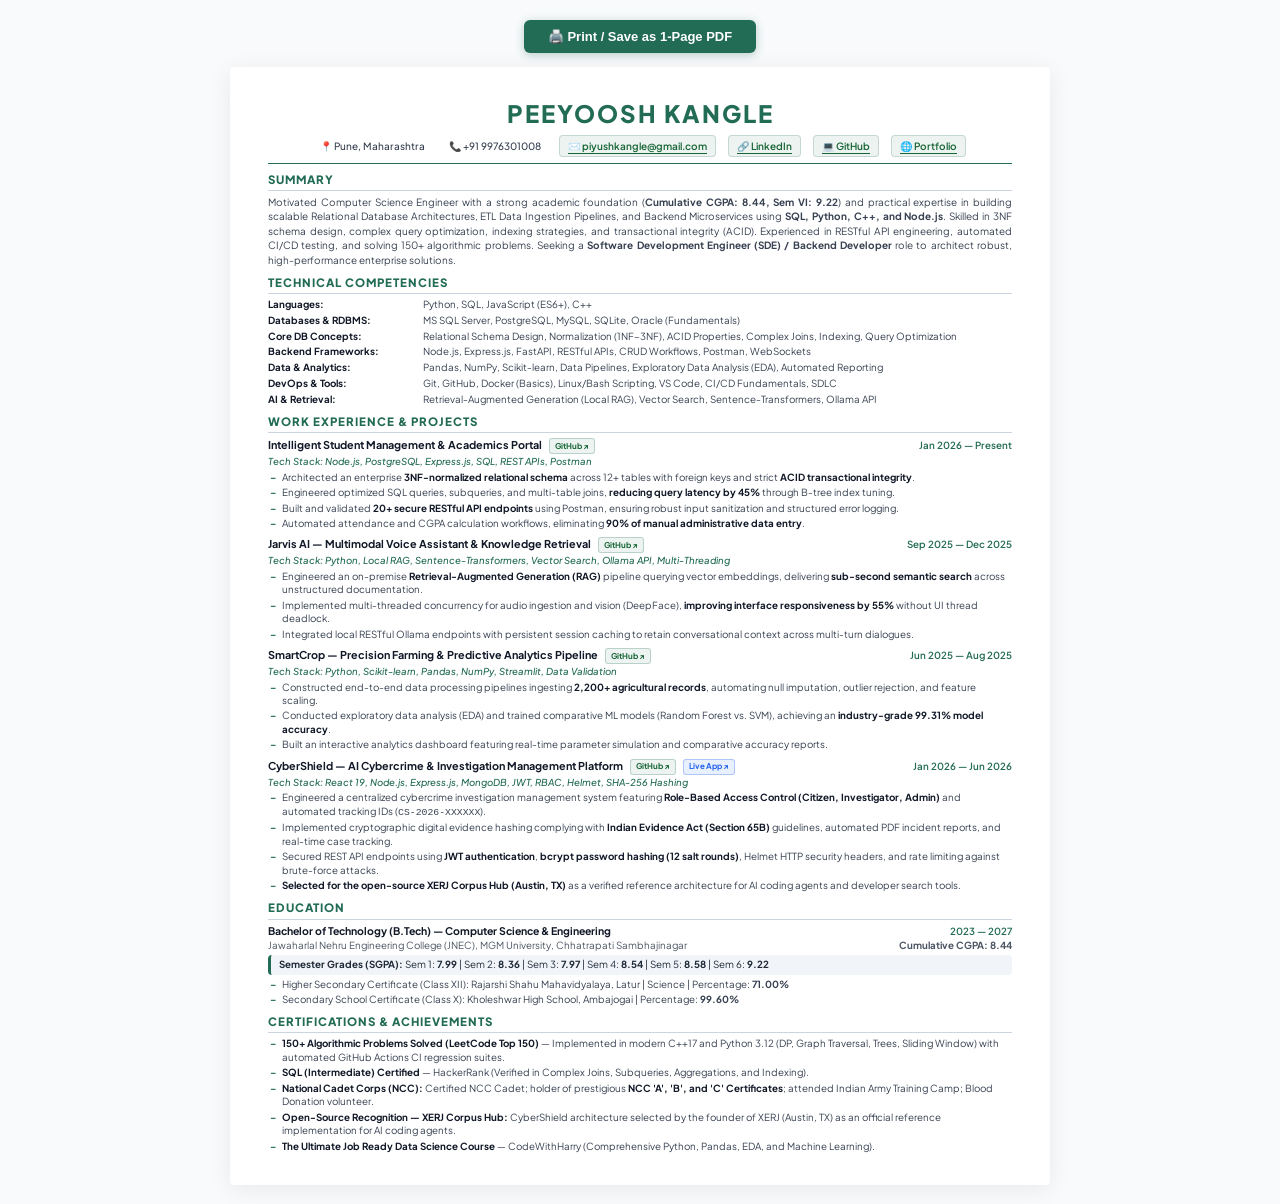
<file: Peeyoosh_Kangle_Abhishek_Style_Resume.html>
<!DOCTYPE html>
<html lang="en">
<head>
    <meta charset="UTF-8">
    <meta name="viewport" content="width=device-width, initial-scale=1.0">
    <title>Peeyoosh Kangle — Resume</title>
    <link rel="preconnect" href="https://fonts.googleapis.com">
    <link rel="preconnect" href="https://fonts.gstatic.com" crossorigin>
    <link href="https://fonts.googleapis.com/css2?family=Plus+Jakarta+Sans:wght@400;500;600;700;800&display=swap" rel="stylesheet">
    <style>
        @page {
            size: A4;
            margin: 6mm 10mm 6mm 10mm;
        }
        * {
            box-sizing: border-box;
            margin: 0;
            padding: 0;
        }
        body {
            font-family: 'Plus Jakarta Sans', Arial, Helvetica, sans-serif;
            color: #1f2937;
            background: #f8fafc;
            line-height: 1.4;
            padding: 20px 0;
            -webkit-font-smoothing: antialiased;
        }
        .sheet {
            max-width: 820px;
            margin: 0 auto;
            background: #ffffff;
            padding: 30px 38px;
            box-shadow: 0 4px 25px rgba(0, 0, 0, 0.07);
            border-radius: 4px;
        }
        @media print {
            body {
                background: none;
                padding: 0;
            }
            .sheet {
                box-shadow: none;
                padding: 0;
                max-width: 100%;
            }
            .no-print {
                display: none !important;
            }
        }
        .print-toolbar {
            text-align: center;
            margin-bottom: 14px;
        }
        .print-btn {
            background: #226b54;
            color: #ffffff;
            border: none;
            padding: 9px 24px;
            font-size: 13px;
            font-weight: 600;
            border-radius: 6px;
            cursor: pointer;
            box-shadow: 0 2px 10px rgba(34, 107, 84, 0.3);
            transition: all 0.2s ease;
        }
        .print-btn:hover {
            background: #1b5341;
            transform: translateY(-1px);
        }

        /* HEADER */
        .header {
            text-align: center;
            margin-bottom: 8px;
        }
        .name {
            font-size: 24px;
            font-weight: 800;
            letter-spacing: 2px;
            color: #226b54;
            text-transform: uppercase;
            margin-bottom: 4px;
        }
        .contact-row {
            display: flex;
            justify-content: center;
            align-items: center;
            flex-wrap: wrap;
            gap: 12px;
            font-size: 10px;
            color: #374151;
            padding-bottom: 6px;
            border-bottom: 1.5px solid #226b54;
        }
        .contact-row a {
            display: inline-flex;
            align-items: center;
            gap: 4px;
            color: #166534;
            text-decoration: underline;
            text-underline-offset: 2.5px;
            font-weight: 600;
            padding: 3px 8px;
            border-radius: 4px;
            background: rgba(34, 107, 84, 0.08);
            border: 1px solid rgba(34, 107, 84, 0.2);
            transition: all 0.2s ease;
        }
        .contact-row a:hover {
            background: rgba(34, 107, 84, 0.16);
            color: #0f3d20;
        }
        .contact-phone {
            display: inline-flex;
            align-items: center;
            gap: 4px;
            font-weight: 500;
            padding: 3px 6px;
            color: #374151;
        }

        /* SECTION HEADINGS */
        .section-header {
            margin-top: 8px;
            margin-bottom: 4px;
            border-bottom: 1px solid #cbd5e1;
            padding-bottom: 2px;
        }
        .section-title {
            font-size: 11.5px;
            font-weight: 800;
            text-transform: uppercase;
            letter-spacing: 1px;
            color: #226b54;
        }

        /* PARAGRAPH / SUMMARY */
        .summary-block {
            font-size: 10px;
            line-height: 1.45;
            color: #374151;
            text-align: justify;
            margin-bottom: 4px;
        }

        /* TECHNICAL COMPETENCIES */
        .comp-list {
            margin-top: 2px;
            margin-bottom: 4px;
        }
        .comp-row {
            display: flex;
            align-items: baseline;
            font-size: 9.8px;
            line-height: 1.4;
            margin-bottom: 2px;
        }
        .comp-title {
            width: 155px;
            min-width: 155px;
            font-weight: 700;
            color: #111827;
        }
        .comp-desc {
            color: #374151;
            flex: 1;
        }

        /* WORK EXPERIENCE & PROJECTS */
        .project-card {
            margin-top: 4px;
            margin-bottom: 6px;
        }
        .project-headline {
            display: flex;
            justify-content: space-between;
            align-items: baseline;
            margin-bottom: 1px;
        }
        .project-name {
            font-size: 10.8px;
            font-weight: 700;
            color: #111827;
        }
        .project-live-link {
            font-size: 8px;
            font-weight: 700;
            color: #166534;
            text-decoration: none;
            margin-left: 5px;
            padding: 1.5px 5px;
            border-radius: 3px;
            background: rgba(34, 107, 84, 0.08);
            border: 1px solid rgba(34, 107, 84, 0.25);
            display: inline-flex;
            align-items: center;
            vertical-align: middle;
            transition: all 0.2s ease;
        }
        .project-live-link:hover {
            background: rgba(34, 107, 84, 0.18);
            color: #0f3d20;
        }
        .project-date {
            font-size: 9.8px;
            font-weight: 600;
            color: #226b54;
        }
        .project-tech {
            font-size: 9.6px;
            font-style: italic;
            color: #226b54;
            margin-bottom: 2px;
            font-weight: 500;
        }
        ul.bullet-items {
            list-style: none;
            padding-left: 0;
            margin-top: 1px;
        }
        ul.bullet-items li {
            position: relative;
            padding-left: 14px;
            font-size: 9.8px;
            color: #374151;
            line-height: 1.38;
            margin-bottom: 1.8px;
        }
        ul.bullet-items li::before {
            content: "–";
            position: absolute;
            left: 2px;
            color: #226b54;
            font-weight: 700;
        }
        ul.bullet-items li strong {
            color: #111827;
        }

        /* EDUCATION */
        .edu-block {
            margin-top: 4px;
            margin-bottom: 4px;
        }
        .edu-heading {
            display: flex;
            justify-content: space-between;
            align-items: baseline;
            font-size: 10.5px;
            margin-bottom: 1px;
        }
        .edu-degree {
            font-weight: 700;
            color: #111827;
        }
        .edu-subhead {
            display: flex;
            justify-content: space-between;
            align-items: baseline;
            font-size: 9.8px;
            color: #4b5563;
            margin-bottom: 2px;
        }
        .semesters-badge-row {
            font-size: 9.8px;
            color: #1f2937;
            background: #f1f5f9;
            padding: 3px 8px;
            border-radius: 4px;
            margin-top: 2px;
            margin-bottom: 3px;
            border-left: 3px solid #226b54;
        }
        .edu-school-list {
            list-style: none;
            padding-left: 0;
            margin-top: 2px;
        }
        .edu-school-list li {
            position: relative;
            padding-left: 14px;
            font-size: 9.8px;
            color: #374151;
            line-height: 1.38;
            margin-bottom: 1.5px;
        }
        .edu-school-list li::before {
            content: "–";
            position: absolute;
            left: 2px;
            color: #226b54;
            font-weight: 700;
        }

        /* CERTIFICATIONS */
        .cert-list {
            list-style: none;
            padding-left: 0;
            margin-top: 2px;
        }
        .cert-list li {
            position: relative;
            padding-left: 14px;
            font-size: 9.8px;
            color: #374151;
            line-height: 1.38;
            margin-bottom: 2px;
        }
        .cert-list li::before {
            content: "–";
            position: absolute;
            left: 2px;
            color: #226b54;
            font-weight: 700;
        }
        .cert-list li strong {
            color: #111827;
        }
    </style>
</head>
<body>
    <div class="no-print print-toolbar">
        <button class="print-btn" onclick="window.print()">🖨️ Print / Save as 1-Page PDF</button>
    </div>

    <div class="sheet">
        <!-- HEADER -->
        <div class="header">
            <div class="name">PEEYOOSH KANGLE</div>
            <div class="contact-row">
                <span class="contact-phone">📍 Pune, Maharashtra</span>
                <span class="contact-phone">📞 +91 9976301008</span>
                <a href="mailto:piyushkangle@gmail.com" title="Email Peeyoosh">✉️ piyushkangle@gmail.com</a>
                <a href="https://www.linkedin.com/in/peeyoosh-kangle-652694383" target="_blank" title="View LinkedIn Profile">🔗 LinkedIn</a>
                <a href="https://github.com/piyush1008-cyber" target="_blank" title="View GitHub Profile">💻 GitHub</a>
                <a href="https://piyush1008-cyber.github.io/portfolio/" target="_blank" title="View Portfolio Website">🌐 Portfolio</a>
            </div>
        </div>

        <!-- SUMMARY -->
        <div class="section-header">
            <div class="section-title">SUMMARY</div>
        </div>
        <div class="summary-block">
            Motivated Computer Science Engineer with a strong academic foundation (<strong>Cumulative CGPA: 8.44, Sem VI: 9.22</strong>) and practical expertise in building scalable Relational Database Architectures, ETL Data Ingestion Pipelines, and Backend Microservices using <strong>SQL, Python, C++, and Node.js</strong>. Skilled in 3NF schema design, complex query optimization, indexing strategies, and transactional integrity (ACID). Experienced in RESTful API engineering, automated CI/CD testing, and solving 150+ algorithmic problems. Seeking a <strong>Software Development Engineer (SDE) / Backend Developer</strong> role to architect robust, high-performance enterprise solutions.
        </div>

        <!-- TECHNICAL COMPETENCIES -->
        <div class="section-header">
            <div class="section-title">TECHNICAL COMPETENCIES</div>
        </div>
        <div class="comp-list">
            <div class="comp-row">
                <div class="comp-title">Languages:</div>
                <div class="comp-desc">Python, SQL, JavaScript (ES6+), C++</div>
            </div>
            <div class="comp-row">
                <div class="comp-title">Databases & RDBMS:</div>
                <div class="comp-desc">MS SQL Server, PostgreSQL, MySQL, SQLite, Oracle (Fundamentals)</div>
            </div>
            <div class="comp-row">
                <div class="comp-title">Core DB Concepts:</div>
                <div class="comp-desc">Relational Schema Design, Normalization (1NF–3NF), ACID Properties, Complex Joins, Indexing, Query Optimization</div>
            </div>
            <div class="comp-row">
                <div class="comp-title">Backend Frameworks:</div>
                <div class="comp-desc">Node.js, Express.js, FastAPI, RESTful APIs, CRUD Workflows, Postman, WebSockets</div>
            </div>
            <div class="comp-row">
                <div class="comp-title">Data & Analytics:</div>
                <div class="comp-desc">Pandas, NumPy, Scikit-learn, Data Pipelines, Exploratory Data Analysis (EDA), Automated Reporting</div>
            </div>
            <div class="comp-row">
                <div class="comp-title">DevOps & Tools:</div>
                <div class="comp-desc">Git, GitHub, Docker (Basics), Linux/Bash Scripting, VS Code, CI/CD Fundamentals, SDLC</div>
            </div>
            <div class="comp-row">
                <div class="comp-title">AI & Retrieval:</div>
                <div class="comp-desc">Retrieval-Augmented Generation (Local RAG), Vector Search, Sentence-Transformers, Ollama API</div>
            </div>
        </div>

        <!-- WORK EXPERIENCE & PROJECTS -->
        <div class="section-header">
            <div class="section-title">WORK EXPERIENCE & PROJECTS</div>
        </div>

        <!-- Project 1 -->
        <div class="project-card">
            <div class="project-headline">
                <div class="project-name">Intelligent Student Management & Academics Portal <a href="https://github.com/piyush1008-cyber/piyush1008-cyber-studentapp" target="_blank" class="project-live-link">GitHub ↗</a></div>
                <div class="project-date">Jan 2026 — Present</div>
            </div>
            <div class="project-tech">Tech Stack: Node.js, PostgreSQL, Express.js, SQL, REST APIs, Postman</div>
            <ul class="bullet-items">
                <li>Architected an enterprise <strong>3NF-normalized relational schema</strong> across 12+ tables with foreign keys and strict <strong>ACID transactional integrity</strong>.</li>
                <li>Engineered optimized SQL queries, subqueries, and multi-table joins, <strong>reducing query latency by 45%</strong> through B-tree index tuning.</li>
                <li>Built and validated <strong>20+ secure RESTful API endpoints</strong> using Postman, ensuring robust input sanitization and structured error logging.</li>
                <li>Automated attendance and CGPA calculation workflows, eliminating <strong>90% of manual administrative data entry</strong>.</li>
            </ul>
        </div>

        <!-- Project 2 -->
        <div class="project-card">
            <div class="project-headline">
                <div class="project-name">Jarvis AI — Multimodal Voice Assistant & Knowledge Retrieval <a href="https://github.com/piyush1008-cyber/jarvis-voice-assistant" target="_blank" class="project-live-link">GitHub ↗</a></div>
                <div class="project-date">Sep 2025 — Dec 2025</div>
            </div>
            <div class="project-tech">Tech Stack: Python, Local RAG, Sentence-Transformers, Vector Search, Ollama API, Multi-Threading</div>
            <ul class="bullet-items">
                <li>Engineered an on-premise <strong>Retrieval-Augmented Generation (RAG)</strong> pipeline querying vector embeddings, delivering <strong>sub-second semantic search</strong> across unstructured documentation.</li>
                <li>Implemented multi-threaded concurrency for audio ingestion and vision (DeepFace), <strong>improving interface responsiveness by 55%</strong> without UI thread deadlock.</li>
                <li>Integrated local RESTful Ollama endpoints with persistent session caching to retain conversational context across multi-turn dialogues.</li>
            </ul>
        </div>

        <!-- Project 3 -->
        <div class="project-card">
            <div class="project-headline">
                <div class="project-name">SmartCrop — Precision Farming & Predictive Analytics Pipeline <a href="https://github.com/piyush1008-cyber/crop-recommendation" target="_blank" class="project-live-link">GitHub ↗</a></div>
                <div class="project-date">Jun 2025 — Aug 2025</div>
            </div>
            <div class="project-tech">Tech Stack: Python, Scikit-learn, Pandas, NumPy, Streamlit, Data Validation</div>
            <ul class="bullet-items">
                <li>Constructed end-to-end data processing pipelines ingesting <strong>2,200+ agricultural records</strong>, automating null imputation, outlier rejection, and feature scaling.</li>
                <li>Conducted exploratory data analysis (EDA) and trained comparative ML models (Random Forest vs. SVM), achieving an <strong>industry-grade 99.31% model accuracy</strong>.</li>
                <li>Built an interactive analytics dashboard featuring real-time parameter simulation and comparative accuracy reports.</li>
            </ul>
        </div>

        <!-- Project 4: CyberShield -->
        <div class="project-card">
            <div class="project-headline">
                <div class="project-name">CyberShield — AI Cybercrime & Investigation Management Platform <a href="https://github.com/piyush1008-cyber/CyberShield" target="_blank" class="project-live-link">GitHub ↗</a> <a href="https://piyush1008-cyber.github.io/portfolio/cybershield.html" target="_blank" class="project-live-link" style="background: rgba(37, 99, 235, 0.1); border-color: rgba(37, 99, 235, 0.3); color: #2563eb;">Live App ↗</a></div>
                <div class="project-date">Jan 2026 — Jun 2026</div>
            </div>
            <div class="project-tech">Tech Stack: React 19, Node.js, Express.js, MongoDB, JWT, RBAC, Helmet, SHA-256 Hashing</div>
            <ul class="bullet-items">
                <li>Engineered a centralized cybercrime investigation management system featuring <strong>Role-Based Access Control (Citizen, Investigator, Admin)</strong> and automated tracking IDs (<code>CS-2026-XXXXXX</code>).</li>
                <li>Implemented cryptographic digital evidence hashing complying with <strong>Indian Evidence Act (Section 65B)</strong> guidelines, automated PDF incident reports, and real-time case tracking.</li>
                <li>Secured REST API endpoints using <strong>JWT authentication</strong>, <strong>bcrypt password hashing (12 salt rounds)</strong>, Helmet HTTP security headers, and rate limiting against brute-force attacks.</li>
                <li><strong>Selected for the open-source XERJ Corpus Hub (Austin, TX)</strong> as a verified reference architecture for AI coding agents and developer search tools.</li>
            </ul>
        </div>

        <!-- EDUCATION (All Semesters 1 to 6 Included) -->
        <div class="section-header">
            <div class="section-title">EDUCATION</div>
        </div>
        <div class="edu-block">
            <div class="edu-heading">
                <span class="edu-degree">Bachelor of Technology (B.Tech) — Computer Science & Engineering</span>
                <span class="project-date">2023 — 2027</span>
            </div>
            <div class="edu-subhead">
                <span>Jawaharlal Nehru Engineering College (JNEC), MGM University, Chhatrapati Sambhajinagar</span>
                <span><strong>Cumulative CGPA: 8.44</strong></span>
            </div>
            <div class="semesters-badge-row">
                <strong>Semester Grades (SGPA):</strong> Sem 1: <strong>7.99</strong> | Sem 2: <strong>8.36</strong> | Sem 3: <strong>7.97</strong> | Sem 4: <strong>8.54</strong> | Sem 5: <strong>8.58</strong> | Sem 6: <strong>9.22</strong>
            </div>
            <ul class="edu-school-list">
                <li>Higher Secondary Certificate (Class XII): Rajarshi Shahu Mahavidyalaya, Latur | Science | Percentage: <strong>71.00%</strong></li>
                <li>Secondary School Certificate (Class X): Kholeshwar High School, Ambajogai | Percentage: <strong>99.60%</strong></li>
            </ul>
        </div>

        <!-- CERTIFICATIONS & ACHIEVEMENTS -->
        <div class="section-header">
            <div class="section-title">CERTIFICATIONS & ACHIEVEMENTS</div>
        </div>
        <ul class="cert-list">
            <li><strong>150+ Algorithmic Problems Solved (LeetCode Top 150)</strong> — Implemented in modern C++17 and Python 3.12 (DP, Graph Traversal, Trees, Sliding Window) with automated GitHub Actions CI regression suites.</li>
            <li><strong>SQL (Intermediate) Certified</strong> — HackerRank (Verified in Complex Joins, Subqueries, Aggregations, and Indexing).</li>
            <li><strong>National Cadet Corps (NCC):</strong> Certified NCC Cadet; holder of prestigious <strong>NCC 'A', 'B', and 'C' Certificates</strong>; attended Indian Army Training Camp; Blood Donation volunteer.</li>
            <li><strong>Open-Source Recognition — XERJ Corpus Hub:</strong> CyberShield architecture selected by the founder of XERJ (Austin, TX) as an official reference implementation for AI coding agents.</li>
            <li><strong>The Ultimate Job Ready Data Science Course</strong> — CodeWithHarry (Comprehensive Python, Pandas, EDA, and Machine Learning).</li>
        </ul>
    </div>
</body>
</html>
</file>
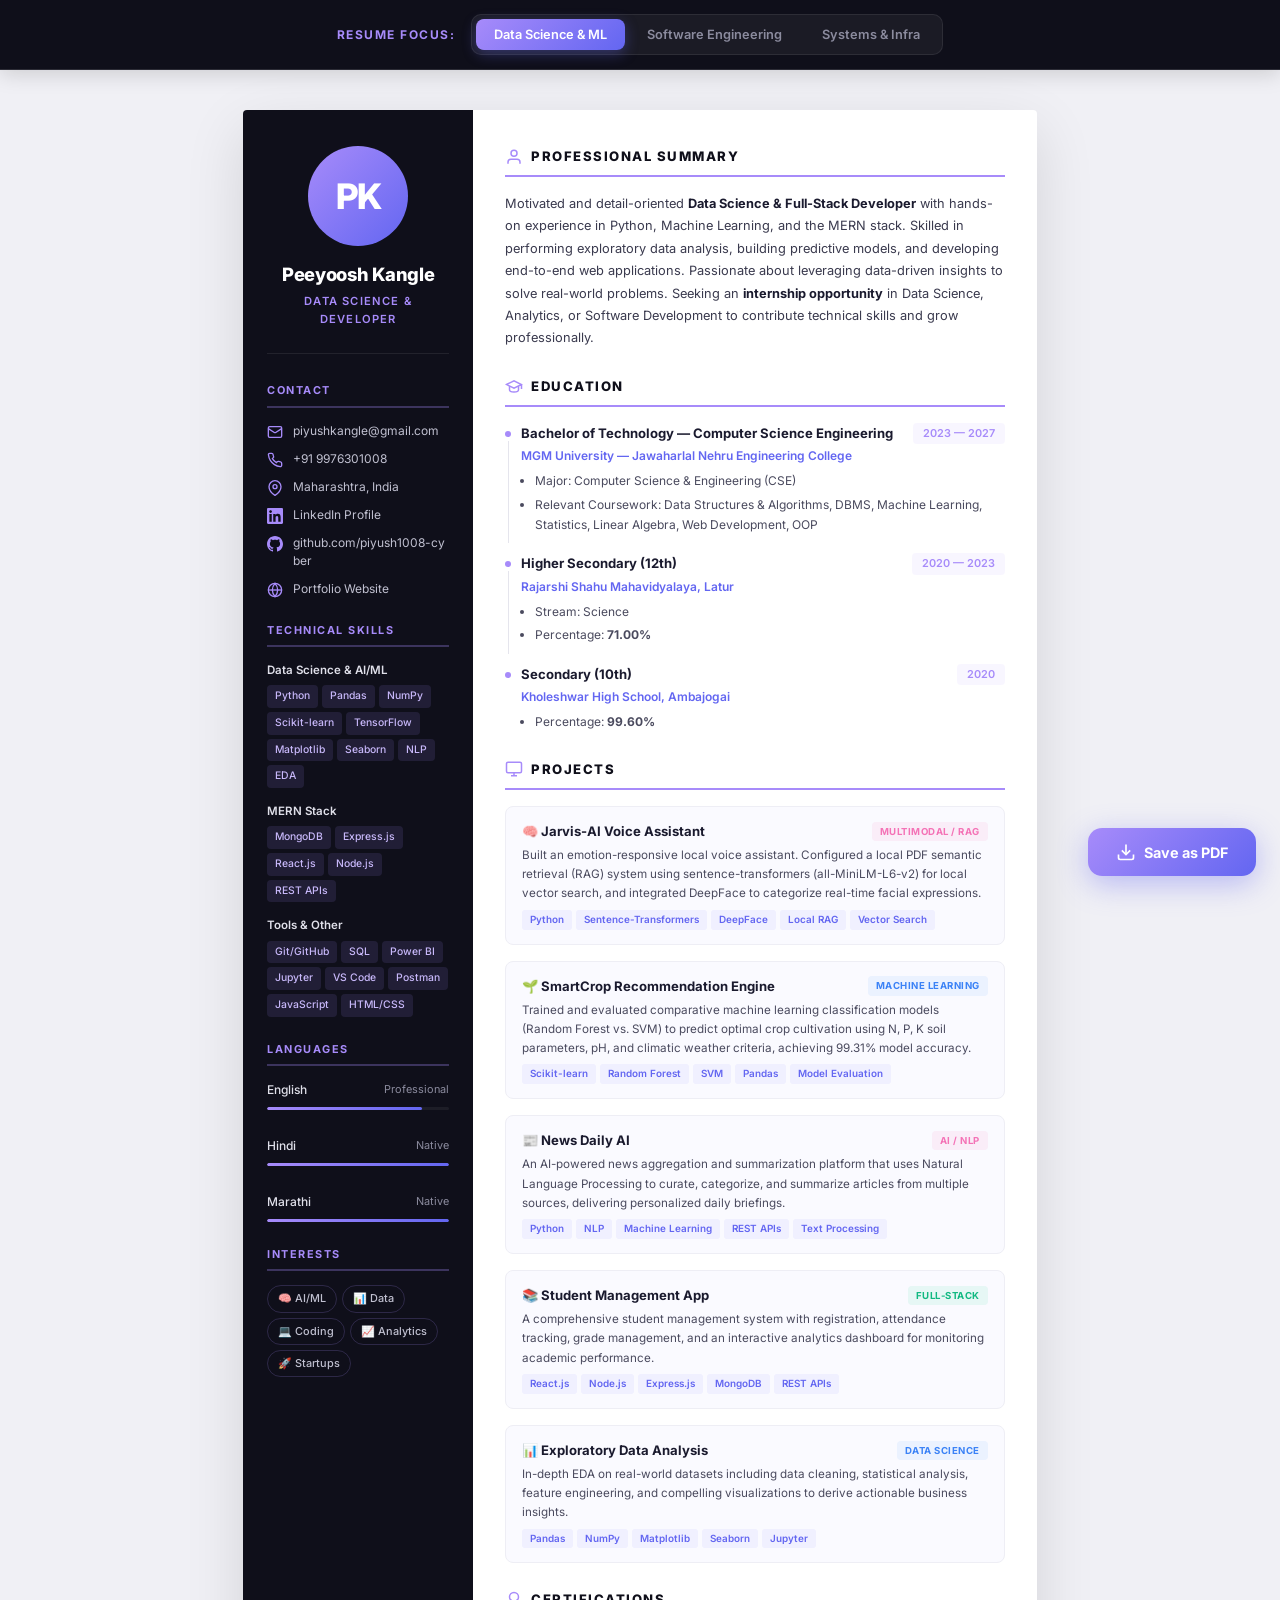
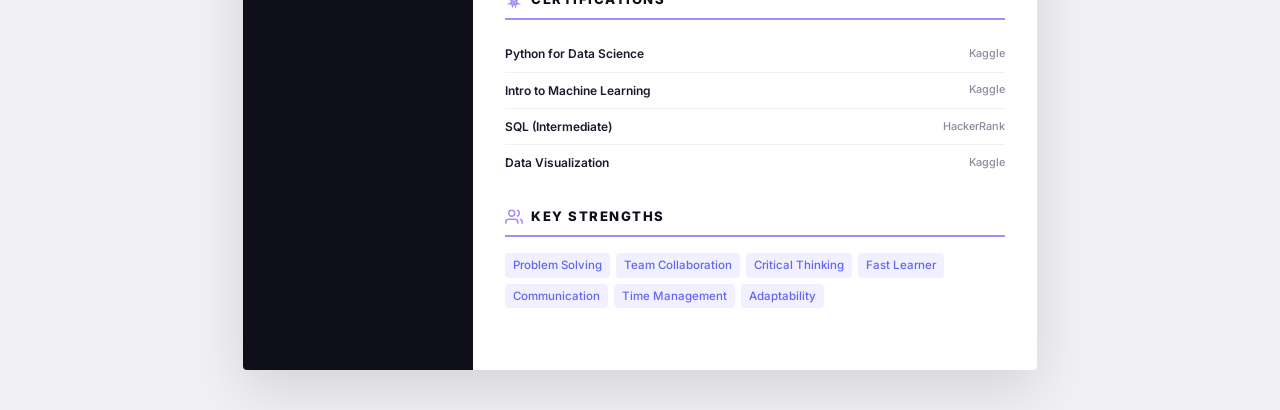
<file: resume.html>
<!DOCTYPE html>
<html lang="en">
<head>
    <meta charset="UTF-8">
    <meta name="viewport" content="width=device-width, initial-scale=1.0">
    <title>Peeyoosh Kangle — Resume</title>
    <link rel="preconnect" href="https://fonts.googleapis.com">
    <link rel="preconnect" href="https://fonts.gstatic.com" crossorigin>
    <link href="https://fonts.googleapis.com/css2?family=Inter:wght@300;400;500;600;700;800&family=JetBrains+Mono:wght@400;500&display=swap" rel="stylesheet">
    <style>
        /* ===================================
           PRINT & PAGE SETUP
           =================================== */
        @page {
            size: A4;
            margin: 0;
        }

        * {
            margin: 0;
            padding: 0;
            box-sizing: border-box;
        }

        body {
            font-family: 'Inter', -apple-system, BlinkMacSystemFont, sans-serif;
            background: #f0f0f5;
            color: #1a1a2e;
            line-height: 1.6;
            -webkit-font-smoothing: antialiased;
            display: flex;
            flex-direction: column;
            align-items: center;
            padding: 0;
            margin: 0;
        }

        .resume-wrapper {
            padding: 40px 20px;
            display: flex;
            justify-content: center;
            width: 100%;
        }

        /* Profile Toggler Styling */
        .toggle-container {
            width: 100%;
            background: #0f0f1a;
            border-bottom: 1px solid rgba(255, 255, 255, 0.12);
            display: flex;
            justify-content: center;
            padding: 14px 20px;
            position: sticky;
            top: 0;
            z-index: 1000;
            box-shadow: 0 4px 20px rgba(0, 0, 0, 0.15);
        }
        .toggle-card {
            display: flex;
            align-items: center;
            gap: 16px;
        }
        .toggle-label {
            color: #a78bfa;
            font-size: 0.75rem;
            font-weight: 700;
            text-transform: uppercase;
            letter-spacing: 1.5px;
        }
        .toggle-buttons {
            background: rgba(255, 255, 255, 0.05);
            padding: 4px;
            border-radius: 10px;
            display: flex;
            gap: 4px;
            border: 1px solid rgba(255, 255, 255, 0.08);
        }
        .toggle-btn {
            background: none;
            border: none;
            color: #8b8b9e;
            font-family: 'Inter', sans-serif;
            font-size: 0.8rem;
            font-weight: 600;
            padding: 8px 18px;
            border-radius: 8px;
            cursor: pointer;
            transition: all 0.3s cubic-bezier(0.16, 1, 0.3, 1);
        }
        .toggle-btn.active {
            background: linear-gradient(135deg, #a78bfa, #6366f1);
            color: white;
            box-shadow: 0 4px 14px rgba(99, 102, 241, 0.35);
        }
        .toggle-btn:hover:not(.active) {
            color: #e0e0ea;
            background: rgba(255, 255, 255, 0.03);
        }

        /* Profile toggling visibility */
        .profile-se {
            display: none !important;
        }
        .profile-ds {
            display: block !important;
        }
        span.profile-ds {
            display: inline-block !important;
        }
        span.profile-se {
            display: none !important;
        }
        .tech-used.profile-ds {
            display: flex !important;
        }
        .tech-used.profile-se {
            display: none !important;
        }
        .profile-infra {
            display: none !important;
        }
        span.profile-infra {
            display: none !important;
        }
        .tech-used.profile-infra {
            display: none !important;
        }

        body.mode-se .profile-se {
            display: block !important;
        }
        body.mode-se span.profile-se {
            display: inline-block !important;
        }
        body.mode-se .tech-used.profile-se {
            display: flex !important;
        }
        body.mode-se .profile-ds,
        body.mode-se span.profile-ds,
        body.mode-se .tech-used.profile-ds {
            display: none !important;
        }

        body.mode-ds .profile-ds {
            display: block !important;
        }
        body.mode-ds span.profile-ds {
            display: inline-block !important;
        }
        body.mode-ds .tech-used.profile-ds {
            display: flex !important;
        }
        body.mode-ds .profile-se,
        body.mode-ds span.profile-se,
        body.mode-ds .tech-used.profile-se {
            display: none !important;
        }

        body.mode-infra .profile-infra {
            display: block !important;
        }
        body.mode-infra span.profile-infra {
            display: inline-block !important;
        }
        body.mode-infra .tech-used.profile-infra {
            display: flex !important;
        }
        body.mode-infra .profile-ds,
        body.mode-infra span.profile-ds,
        body.mode-infra .tech-used.profile-ds {
            display: none !important;
        }
        body.mode-infra .profile-se,
        body.mode-infra span.profile-se,
        body.mode-infra .tech-used.profile-se {
            display: none !important;
        }

        @media print {
            body {
                background: white;
                padding: 0;
                margin: 0;
            }
            .resume-wrapper {
                padding: 0;
            }
            .resume {
                box-shadow: none !important;
                border-radius: 0 !important;
            }
            .no-print {
                display: none !important;
            }
        }

        /* ===================================
           RESUME CONTAINER
           =================================== */
        .resume {
            width: 210mm;
            min-height: 297mm;
            background: white;
            box-shadow: 0 20px 60px rgba(0, 0, 0, 0.12);
            border-radius: 4px;
            display: grid;
            grid-template-columns: 230px 1fr;
            overflow: hidden;
        }

        /* ===================================
           LEFT SIDEBAR
           =================================== */
        .sidebar {
            background: #0f0f1a;
            color: #e0e0ea;
            padding: 36px 24px;
        }

        /* Profile Section */
        .profile {
            text-align: center;
            margin-bottom: 28px;
            padding-bottom: 24px;
            border-bottom: 1px solid rgba(255, 255, 255, 0.08);
        }

        .avatar {
            width: 100px;
            height: 100px;
            border-radius: 50%;
            background: linear-gradient(135deg, #a78bfa, #6366f1);
            display: flex;
            align-items: center;
            justify-content: center;
            margin: 0 auto 14px;
            font-size: 2.2rem;
            font-weight: 800;
            color: white;
            letter-spacing: -1px;
        }

        .profile h1 {
            font-size: 1.15rem;
            font-weight: 800;
            color: white;
            letter-spacing: -0.3px;
            margin-bottom: 4px;
        }

        .profile .tagline {
            font-size: 0.7rem;
            color: #a78bfa;
            font-weight: 600;
            text-transform: uppercase;
            letter-spacing: 1.2px;
        }

        /* Sidebar Sections */
        .sidebar-section {
            margin-bottom: 24px;
        }

        .sidebar-section-title {
            font-size: 0.68rem;
            font-weight: 700;
            text-transform: uppercase;
            letter-spacing: 1.5px;
            color: #a78bfa;
            margin-bottom: 14px;
            padding-bottom: 6px;
            border-bottom: 2px solid rgba(167, 139, 250, 0.3);
        }

        /* Contact Items */
        .contact-item {
            display: flex;
            align-items: flex-start;
            gap: 10px;
            margin-bottom: 10px;
            font-size: 0.75rem;
            color: #c0c0d0;
            line-height: 1.5;
        }

        .contact-item .icon {
            width: 16px;
            height: 16px;
            flex-shrink: 0;
            margin-top: 2px;
            color: #a78bfa;
        }

        .contact-item a {
            color: #c0c0d0;
            text-decoration: none;
            word-break: break-all;
        }

        .contact-item a:hover {
            color: #a78bfa;
        }

        /* Skills */
        .skill-group {
            margin-bottom: 14px;
        }

        .skill-group-title {
            font-size: 0.72rem;
            font-weight: 600;
            color: #e0e0ea;
            margin-bottom: 6px;
        }

        .skill-tags {
            display: flex;
            flex-wrap: wrap;
            gap: 4px;
        }

        .skill-tag {
            font-size: 0.65rem;
            padding: 3px 8px;
            border-radius: 4px;
            background: rgba(167, 139, 250, 0.12);
            color: #c8b8fa;
            font-weight: 500;
        }

        /* Languages */
        .language-item {
            display: flex;
            justify-content: space-between;
            align-items: center;
            margin-bottom: 8px;
            font-size: 0.75rem;
        }

        .language-item .lang-name {
            color: #e0e0ea;
            font-weight: 500;
        }

        .language-item .lang-level {
            color: #8b8b9e;
            font-size: 0.68rem;
        }

        .lang-bar {
            width: 100%;
            height: 3px;
            background: rgba(255, 255, 255, 0.06);
            border-radius: 3px;
            margin-top: 4px;
            overflow: hidden;
        }

        .lang-fill {
            height: 100%;
            border-radius: 3px;
            background: linear-gradient(90deg, #a78bfa, #6366f1);
        }

        /* Interests */
        .interest-tags {
            display: flex;
            flex-wrap: wrap;
            gap: 5px;
        }

        .interest-tag {
            font-size: 0.68rem;
            padding: 4px 10px;
            border-radius: 20px;
            border: 1px solid rgba(167, 139, 250, 0.2);
            color: #c0c0d0;
            font-weight: 500;
        }

        /* ===================================
           MAIN CONTENT (RIGHT)
           =================================== */
        .main {
            padding: 36px 32px;
        }

        /* Main Section */
        .main-section {
            margin-bottom: 26px;
        }

        .main-section-title {
            font-size: 0.82rem;
            font-weight: 800;
            text-transform: uppercase;
            letter-spacing: 1.5px;
            color: #0f0f1a;
            margin-bottom: 16px;
            padding-bottom: 8px;
            border-bottom: 2px solid #a78bfa;
            display: flex;
            align-items: center;
            gap: 8px;
        }

        .main-section-title .title-icon {
            width: 18px;
            height: 18px;
            color: #a78bfa;
        }

        /* Summary */
        .summary-text {
            font-size: 0.8rem;
            color: #3a3a4e;
            line-height: 1.75;
        }

        .summary-text strong {
            color: #1a1a2e;
        }

        /* Experience & Education Items */
        .timeline-item {
            margin-bottom: 18px;
            position: relative;
            padding-left: 16px;
        }

        .timeline-item::before {
            content: '';
            position: absolute;
            left: 0;
            top: 8px;
            width: 6px;
            height: 6px;
            border-radius: 50%;
            background: #a78bfa;
        }

        .timeline-item::after {
            content: '';
            position: absolute;
            left: 2.5px;
            top: 18px;
            width: 1px;
            height: calc(100% - 10px);
            background: #e5e5ed;
        }

        .timeline-item:last-child::after {
            display: none;
        }

        .timeline-header {
            display: flex;
            justify-content: space-between;
            align-items: flex-start;
            margin-bottom: 2px;
            flex-wrap: wrap;
            gap: 4px;
        }

        .timeline-title {
            font-size: 0.82rem;
            font-weight: 700;
            color: #1a1a2e;
        }

        .timeline-date {
            font-size: 0.68rem;
            font-weight: 600;
            color: #a78bfa;
            background: rgba(167, 139, 250, 0.08);
            padding: 2px 10px;
            border-radius: 4px;
            white-space: nowrap;
        }

        .timeline-subtitle {
            font-size: 0.75rem;
            font-weight: 600;
            color: #6366f1;
            margin-bottom: 6px;
        }

        .timeline-description {
            font-size: 0.75rem;
            color: #4a4a5e;
            line-height: 1.7;
        }

        .timeline-description ul {
            padding-left: 14px;
        }

        .timeline-description li {
            margin-bottom: 3px;
        }

        .tech-used {
            display: flex;
            flex-wrap: wrap;
            gap: 4px;
            margin-top: 6px;
        }

        .tech-used span {
            font-size: 0.62rem;
            font-weight: 600;
            padding: 2px 8px;
            border-radius: 3px;
            background: #f0f0ff;
            color: #6366f1;
        }

        /* Projects */
        .project-item {
            margin-bottom: 16px;
            padding: 14px 16px;
            border-radius: 8px;
            border: 1px solid #eeeef5;
            background: #fafaff;
        }

        .project-header {
            display: flex;
            justify-content: space-between;
            align-items: center;
            margin-bottom: 4px;
        }

        .project-name {
            font-size: 0.82rem;
            font-weight: 700;
            color: #1a1a2e;
        }

        .project-badge {
            font-size: 0.6rem;
            font-weight: 700;
            padding: 2px 8px;
            border-radius: 4px;
            text-transform: uppercase;
            letter-spacing: 0.5px;
        }

        .badge-ai {
            background: rgba(244, 114, 182, 0.1);
            color: #f472b6;
        }

        .badge-web {
            background: rgba(52, 211, 153, 0.1);
            color: #10b981;
        }

        .badge-data {
            background: rgba(96, 165, 250, 0.1);
            color: #3b82f6;
        }

        .project-desc {
            font-size: 0.73rem;
            color: #4a4a5e;
            line-height: 1.65;
            margin-bottom: 6px;
        }

        /* Certifications */
        .cert-item {
            display: flex;
            justify-content: space-between;
            align-items: center;
            padding: 8px 0;
            border-bottom: 1px solid #f0f0f5;
            font-size: 0.75rem;
        }

        .cert-item:last-child {
            border-bottom: none;
        }

        .cert-name {
            font-weight: 600;
            color: #1a1a2e;
        }

        .cert-platform {
            font-size: 0.68rem;
            color: #8b8b9e;
            font-weight: 500;
        }

        /* ===================================
           DOWNLOAD BUTTON (screen only)
           =================================== */
        .download-bar {
            position: fixed;
            bottom: 24px;
            right: 24px;
            z-index: 100;
        }

        .download-btn {
            display: flex;
            align-items: center;
            gap: 8px;
            padding: 14px 28px;
            background: linear-gradient(135deg, #a78bfa, #6366f1);
            color: white;
            font-family: 'Inter', sans-serif;
            font-size: 0.9rem;
            font-weight: 700;
            border: none;
            border-radius: 14px;
            cursor: pointer;
            box-shadow: 0 8px 30px rgba(99, 102, 241, 0.4);
            transition: all 0.3s ease;
        }

        .download-btn:hover {
            transform: translateY(-3px);
            box-shadow: 0 12px 40px rgba(99, 102, 241, 0.5);
        }

        .download-btn svg {
            width: 20px;
            height: 20px;
        }
    </style>
</head>
<body class="mode-ds">

    <!-- Profile Switcher Header (Non-Printable) -->
    <div class="toggle-container no-print">
        <div class="toggle-card">
            <span class="toggle-label">Resume Focus:</span>
            <div class="toggle-buttons">
                <button class="toggle-btn active" id="btn-ds" onclick="setProfile('ds')">Data Science & ML</button>
                <button class="toggle-btn" id="btn-se" onclick="setProfile('se')">Software Engineering</button>
                <button class="toggle-btn" id="btn-infra" onclick="setProfile('infra')">Systems & Infra</button>
            </div>
        </div>
    </div>

    <div class="resume-wrapper">
        <div class="resume">
            <!-- ===== LEFT SIDEBAR ===== -->
            <aside class="sidebar">
                <!-- Profile -->
                <div class="profile">
                    <div class="avatar">PK</div>
                    <h1>Peeyoosh Kangle</h1>
                    <p class="tagline profile-ds">Data Science & Developer</p>
                    <p class="tagline profile-se">Software Engineer</p>
                    <p class="tagline profile-infra">Systems & Infrastructure Engineer</p>
                </div>

            <!-- Contact -->
            <div class="sidebar-section">
                <h2 class="sidebar-section-title">Contact</h2>
                <div class="contact-item">
                    <svg class="icon" viewBox="0 0 24 24" fill="none" stroke="currentColor" stroke-width="2"><rect x="2" y="4" width="20" height="16" rx="2"/><path d="m22 7-8.97 5.7a1.94 1.94 0 0 1-2.06 0L2 7"/></svg>
                    <a href="mailto:piyushkangle@gmail.com">piyushkangle@gmail.com</a>
                </div>
                <div class="contact-item">
                    <svg class="icon" viewBox="0 0 24 24" fill="none" stroke="currentColor" stroke-width="2"><path d="M22 16.92v3a2 2 0 0 1-2.18 2 19.79 19.79 0 0 1-8.63-3.07 19.5 19.5 0 0 1-6-6 19.79 19.79 0 0 1-3.07-8.67A2 2 0 0 1 4.11 2h3a2 2 0 0 1 2 1.72c.127.96.361 1.903.7 2.81a2 2 0 0 1-.45 2.11L8.09 9.91a16 16 0 0 0 6 6l1.27-1.27a2 2 0 0 1 2.11-.45c.907.339 1.85.573 2.81.7A2 2 0 0 1 22 16.92z"/></svg>
                    <span>+91 9976301008</span>
                </div>
                <div class="contact-item">
                    <svg class="icon" viewBox="0 0 24 24" fill="none" stroke="currentColor" stroke-width="2"><path d="M21 10c0 7-9 13-9 13s-9-6-9-13a9 9 0 0 1 18 0z"/><circle cx="12" cy="10" r="3"/></svg>
                    <span>Maharashtra, India</span>
                </div>
                <div class="contact-item">
                    <svg class="icon" viewBox="0 0 24 24" fill="currentColor"><path d="M20.447 20.452h-3.554v-5.569c0-1.328-.027-3.037-1.852-3.037-1.853 0-2.136 1.445-2.136 2.939v5.667H9.351V9h3.414v1.561h.046c.477-.9 1.637-1.85 3.37-1.85 3.601 0 4.267 2.37 4.267 5.455v6.286zM5.337 7.433c-1.144 0-2.063-.926-2.063-2.065 0-1.138.92-2.063 2.063-2.063 1.14 0 2.064.925 2.064 2.063 0 1.139-.925 2.065-2.064 2.065zm1.782 13.019H3.555V9h3.564v11.452zM22.225 0H1.771C.792 0 0 .774 0 1.729v20.542C0 23.227.792 24 1.771 24h20.451C23.2 24 24 23.227 24 22.271V1.729C24 .774 23.2 0 22.222 0h.003z"/></svg>
                    <a href="https://www.linkedin.com/in/peeyoosh-kangle-652694383">LinkedIn Profile</a>
                </div>
                <div class="contact-item">
                    <svg class="icon" viewBox="0 0 24 24" fill="currentColor"><path d="M12 0c-6.626 0-12 5.373-12 12 0 5.302 3.438 9.8 8.207 11.387.599.111.793-.261.793-.577v-2.234c-3.338.726-4.033-1.416-4.033-1.416-.546-1.387-1.333-1.756-1.333-1.756-1.089-.745.083-.729.083-.729 1.205.084 1.839 1.237 1.839 1.237 1.07 1.834 2.807 1.304 3.492.997.107-.775.418-1.305.762-1.604-2.665-.305-5.467-1.334-5.467-5.931 0-1.311.469-2.381 1.236-3.221-.124-.303-.535-1.524.117-3.176 0 0 1.008-.322 3.301 1.23.957-.266 1.983-.399 3.003-.404 1.02.005 2.047.138 3.006.404 2.291-1.552 3.297-1.23 3.297-1.23.653 1.653.242 2.874.118 3.176.77.84 1.235 1.911 1.235 3.221 0 4.609-2.807 5.624-5.479 5.921.43.372.823 1.102.823 2.222v3.293c0 .319.192.694.801.576 4.765-1.589 8.199-6.086 8.199-11.386 0-6.627-5.373-12-12-12z"/></svg>
                    <a href="https://github.com/piyush1008-cyber">github.com/piyush1008-cyber</a>
                </div>
                <div class="contact-item">
                    <svg class="icon" viewBox="0 0 24 24" fill="none" stroke="currentColor" stroke-width="2"><circle cx="12" cy="12" r="10"/><line x1="2" y1="12" x2="22" y2="12"/><path d="M12 2a15.3 15.3 0 0 1 4 10 15.3 15.3 0 0 1-4 10 15.3 15.3 0 0 1-4-10 15.3 15.3 0 0 1 4-10z"/></svg>
                    <a href="https://piyush1008-cyber.github.io/portfolio/">Portfolio Website</a>
                </div>
            </div>

            <!-- Skills (Data Science Mode) -->
            <div class="sidebar-section profile-ds">
                <h2 class="sidebar-section-title">Technical Skills</h2>
                <div class="skill-group">
                    <div class="skill-group-title">Data Science & AI/ML</div>
                    <div class="skill-tags">
                        <span class="skill-tag">Python</span>
                        <span class="skill-tag">Pandas</span>
                        <span class="skill-tag">NumPy</span>
                        <span class="skill-tag">Scikit-learn</span>
                        <span class="skill-tag">TensorFlow</span>
                        <span class="skill-tag">Matplotlib</span>
                        <span class="skill-tag">Seaborn</span>
                        <span class="skill-tag">NLP</span>
                        <span class="skill-tag">EDA</span>
                    </div>
                </div>
                <div class="skill-group">
                    <div class="skill-group-title">MERN Stack</div>
                    <div class="skill-tags">
                        <span class="skill-tag">MongoDB</span>
                        <span class="skill-tag">Express.js</span>
                        <span class="skill-tag">React.js</span>
                        <span class="skill-tag">Node.js</span>
                        <span class="skill-tag">REST APIs</span>
                    </div>
                </div>
                <div class="skill-group">
                    <div class="skill-group-title">Tools & Other</div>
                    <div class="skill-tags">
                        <span class="skill-tag">Git/GitHub</span>
                        <span class="skill-tag">SQL</span>
                        <span class="skill-tag">Power BI</span>
                        <span class="skill-tag">Jupyter</span>
                        <span class="skill-tag">VS Code</span>
                        <span class="skill-tag">Postman</span>
                        <span class="skill-tag">JavaScript</span>
                        <span class="skill-tag">HTML/CSS</span>
                    </div>
                </div>
            </div>

            <!-- Skills (Software Engineering Mode) -->
            <div class="sidebar-section profile-se">
                <h2 class="sidebar-section-title">Technical Skills</h2>
                <div class="skill-group">
                    <div class="skill-group-title">Languages</div>
                    <div class="skill-tags">
                        <span class="skill-tag">Python</span>
                        <span class="skill-tag">C++ (Academic)</span>
                        <span class="skill-tag">JavaScript</span>
                        <span class="skill-tag">HTML5/CSS3</span>
                        <span class="skill-tag">SQL</span>
                    </div>
                </div>
                <div class="skill-group">
                    <div class="skill-group-title">Core CS Subjects</div>
                    <div class="skill-tags">
                        <span class="skill-tag">Data Structures</span>
                        <span class="skill-tag">Algorithms</span>
                        <span class="skill-tag">OOP Concepts</span>
                        <span class="skill-tag">DBMS</span>
                        <span class="skill-tag">SDLC</span>
                    </div>
                </div>
                <div class="skill-group">
                    <div class="skill-group-title">Development Stack</div>
                    <div class="skill-tags">
                        <span class="skill-tag">React.js</span>
                        <span class="skill-tag">Node.js</span>
                        <span class="skill-tag">Express.js</span>
                        <span class="skill-tag">MongoDB</span>
                        <span class="skill-tag">REST APIs</span>
                        <span class="skill-tag">Git/GitHub</span>
                        <span class="skill-tag">Postman</span>
                        <span class="skill-tag">Unit Testing</span>
                    </div>
                </div>
            </div>

            <!-- Skills (Systems & Infra Mode) -->
            <div class="sidebar-section profile-infra">
                <h2 class="sidebar-section-title">Technical Skills</h2>
                <div class="skill-group">
                    <div class="skill-group-title">Languages</div>
                    <div class="skill-tags">
                        <span class="skill-tag">Python</span>
                        <span class="skill-tag">C++</span>
                        <span class="skill-tag">Bash/Shell</span>
                        <span class="skill-tag">JavaScript</span>
                        <span class="skill-tag">SQL</span>
                    </div>
                </div>
                <div class="skill-group">
                    <div class="skill-group-title">Systems & Infra</div>
                    <div class="skill-tags">
                        <span class="skill-tag">Linux</span>
                        <span class="skill-tag">Docker</span>
                        <span class="skill-tag">TCP/IP & Sockets</span>
                        <span class="skill-tag">Multi-threading</span>
                        <span class="skill-tag">CMake</span>
                        <span class="skill-tag">gRPC/protobuf</span>
                        <span class="skill-tag">SiL/HiL Testing</span>
                    </div>
                </div>
                <div class="skill-group">
                    <div class="skill-group-title">Tools & Testing</div>
                    <div class="skill-tags">
                        <span class="skill-tag">Git/GitHub</span>
                        <span class="skill-tag">CI/CD Pipelines</span>
                        <span class="skill-tag">Unit Testing</span>
                        <span class="skill-tag">Postman</span>
                        <span class="skill-tag">VS Code</span>
                        <span class="skill-tag">Jupyter</span>
                    </div>
                </div>
            </div>

            <!-- Languages -->
            <div class="sidebar-section">
                <h2 class="sidebar-section-title">Languages</h2>
                <div class="language-item">
                    <span class="lang-name">English</span>
                    <span class="lang-level">Professional</span>
                </div>
                <div class="lang-bar"><div class="lang-fill" style="width: 85%"></div></div>
                <br>
                <div class="language-item">
                    <span class="lang-name">Hindi</span>
                    <span class="lang-level">Native</span>
                </div>
                <div class="lang-bar"><div class="lang-fill" style="width: 100%"></div></div>
                <br>
                <div class="language-item">
                    <span class="lang-name">Marathi</span>
                    <span class="lang-level">Native</span>
                </div>
                <div class="lang-bar"><div class="lang-fill" style="width: 100%"></div></div>
            </div>

            <!-- Interests -->
            <div class="sidebar-section">
                <h2 class="sidebar-section-title">Interests</h2>
                <div class="interest-tags">
                    <span class="interest-tag">🧠 AI/ML</span>
                    <span class="interest-tag">📊 Data</span>
                    <span class="interest-tag">💻 Coding</span>
                    <span class="interest-tag">📈 Analytics</span>
                    <span class="interest-tag">🚀 Startups</span>
                </div>
            </div>
        </aside>

        <!-- ===== MAIN CONTENT ===== -->
        <main class="main">
            <!-- Professional Summary -->
            <section class="main-section">
                <h2 class="main-section-title">
                    <svg class="title-icon" viewBox="0 0 24 24" fill="none" stroke="currentColor" stroke-width="2"><path d="M20 21v-2a4 4 0 0 0-4-4H8a4 4 0 0 0-4 4v2"/><circle cx="12" cy="7" r="4"/></svg>
                    Professional Summary
                </h2>
                <div class="summary-text profile-ds">
                    Motivated and detail-oriented <strong>Data Science & Full-Stack Developer</strong> with hands-on experience
                    in Python, Machine Learning, and the MERN stack. Skilled in performing exploratory data analysis,
                    building predictive models, and developing end-to-end web applications. Passionate about leveraging
                    data-driven insights to solve real-world problems. Seeking an <strong>internship opportunity</strong> in
                    Data Science, Analytics, or Software Development to contribute technical skills and grow professionally.
                </div>
                <div class="summary-text profile-se">
                    Motivated and detail-oriented <strong>Software Engineer & Full-Stack Developer</strong> with a solid foundation
                    in Python, Object-Oriented Programming (OOP), and Data Structures & Algorithms (DSA). Experienced in building
                    modular, testable systems in Python and developing full-stack web applications using the MERN stack. Committed
                    to software quality, comprehensive documentation, and robust unit/integration testing. Seeking a
                    <strong>Software Intern</strong> opportunity to collaborate on high-impact projects and contribute to engineering excellence.
                </div>
                <div class="summary-text profile-infra">
                    Driven and technically curious <strong>Systems & Infrastructure Engineer</strong> with a solid foundation in
                    Python, C++, and Linux-based development. Experienced in building multi-threaded applications, automating
                    workflows with Bash scripting, and developing modular software architectures. Passionate about low-level
                    systems programming, test infrastructure, and embedded software validation. Actively expanding expertise in
                    Docker containerization, TCP/IP networking, CMake build systems, and gRPC/protobuf for high-performance
                    distributed systems. Seeking a <strong>Systems/Infrastructure Software Intern</strong> role to contribute to
                    mission-critical testing platforms and accelerate the world's transition to sustainable energy.
                </div>
            </section>

            <!-- Education -->
            <section class="main-section">
                <h2 class="main-section-title">
                    <svg class="title-icon" viewBox="0 0 24 24" fill="none" stroke="currentColor" stroke-width="2"><path d="M22 10v6M2 10l10-5 10 5-10 5z"/><path d="M6 12v5c0 1.66 2.69 3 6 3s6-1.34 6-3v-5"/></svg>
                    Education
                </h2>
                <div class="timeline-item">
                    <div class="timeline-header">
                        <span class="timeline-title">Bachelor of Technology — Computer Science Engineering</span>
                        <span class="timeline-date">2023 — 2027</span>
                    </div>
                    <div class="timeline-subtitle">MGM University — Jawaharlal Nehru Engineering College</div>
                    <div class="timeline-description">
                        <ul>
                            <li>Major: Computer Science & Engineering (CSE)</li>
                            <li>Relevant Coursework: Data Structures & Algorithms, DBMS, Machine Learning, Statistics, Linear Algebra, Web Development, OOP</li>
                        </ul>
                    </div>
                </div>
                <div class="timeline-item">
                    <div class="timeline-header">
                        <span class="timeline-title">Higher Secondary (12th)</span>
                        <span class="timeline-date">2020 — 2023</span>
                    </div>
                    <div class="timeline-subtitle">Rajarshi Shahu Mahavidyalaya, Latur</div>
                    <div class="timeline-description">
                        <ul>
                            <li>Stream: Science</li>
                            <li>Percentage: <strong>71.00%</strong></li>
                        </ul>
                    </div>
                </div>
                <div class="timeline-item">
                    <div class="timeline-header">
                        <span class="timeline-title">Secondary (10th)</span>
                        <span class="timeline-date">2020</span>
                    </div>
                    <div class="timeline-subtitle">Kholeshwar High School, Ambajogai</div>
                    <div class="timeline-description">
                        <ul>
                            <li>Percentage: <strong>99.60%</strong></li>
                        </ul>
                    </div>
                </div>
            </section>

            <!-- Projects -->
            <section class="main-section">
                <h2 class="main-section-title">
                    <svg class="title-icon" viewBox="0 0 24 24" fill="none" stroke="currentColor" stroke-width="2"><rect x="2" y="3" width="20" height="14" rx="2"/><line x1="8" y1="21" x2="16" y2="21"/><line x1="12" y1="17" x2="12" y2="21"/></svg>
                    Projects
                </h2>

                <div class="project-item">
                    <div class="project-header">
                        <span class="project-name">🧠 Jarvis-AI Voice Assistant</span>
                        <span class="project-badge badge-ai">Multimodal / RAG</span>
                    </div>
                    <p class="project-desc profile-ds">
                        Built an emotion-responsive local voice assistant. Configured a local PDF semantic retrieval (RAG) system using sentence-transformers (all-MiniLM-L6-v2) for local vector search, and integrated DeepFace to categorize real-time facial expressions.
                    </p>
                    <p class="project-desc profile-se">
                        Developed a real-time multimodal conversational assistant in Python. Managed concurrent background threads for Text-to-Speech (pyttsx3) to prevent UI blockages, engineered low-latency voice recording triggers, and integrated local Ollama REST API endpoints.
                    </p>
                    <p class="project-desc profile-infra">
                        Architected a multi-threaded real-time voice assistant in Python with concurrent background processes for TTS, audio capture, and camera I/O. Implemented thread-safe resource management using Python's threading module to prevent race conditions and UI blocking. Integrated local REST API endpoints (Ollama) over HTTP, handling TCP socket connections and JSON serialization for inter-process communication.
                    </p>
                    <div class="tech-used profile-ds">
                        <span>Python</span>
                        <span>Sentence-Transformers</span>
                        <span>DeepFace</span>
                        <span>Local RAG</span>
                        <span>Vector Search</span>
                    </div>
                    <div class="tech-used profile-se">
                        <span>Python</span>
                        <span>Streamlit</span>
                        <span>Ollama API</span>
                        <span>Multi-threading</span>
                        <span>OpenCV</span>
                    </div>
                    <div class="tech-used profile-infra">
                        <span>Python</span>
                        <span>Multi-threading</span>
                        <span>TCP/HTTP</span>
                        <span>REST APIs</span>
                        <span>Process Management</span>
                        <span>OpenCV</span>
                    </div>
                </div>

                <div class="project-item">
                    <div class="project-header">
                        <span class="project-name">🌱 SmartCrop Recommendation Engine</span>
                        <span class="project-badge badge-data">Machine Learning</span>
                    </div>
                    <p class="project-desc profile-ds">
                        Trained and evaluated comparative machine learning classification models (Random Forest vs. SVM) to predict optimal crop cultivation using N, P, K soil parameters, pH, and climatic weather criteria, achieving 99.31% model accuracy.
                    </p>
                    <p class="project-desc profile-se">
                        Developed a clean, modular Python model-training pipeline for precision agriculture recommendation. Exported serialized model pickles, generated accuracy charts, and built a Streamlit web app with interactive input parameters.
                    </p>
                    <p class="project-desc profile-infra">
                        Built a reproducible, end-to-end Python data pipeline with modular train/test/evaluate stages. Implemented binary serialization (pickle) for model persistence, automated test harness execution with accuracy validation, and deployed via Streamlit for rapid integration testing of model outputs against ground truth.
                    </p>
                    <div class="tech-used profile-ds">
                        <span>Scikit-learn</span>
                        <span>Random Forest</span>
                        <span>SVM</span>
                        <span>Pandas</span>
                        <span>Model Evaluation</span>
                    </div>
                    <div class="tech-used profile-se">
                        <span>Python</span>
                        <span>Streamlit</span>
                        <span>Model Pickling</span>
                        <span>Matplotlib</span>
                        <span>Data Pipelines</span>
                    </div>
                    <div class="tech-used profile-infra">
                        <span>Python</span>
                        <span>Automated Testing</span>
                        <span>Serialization</span>
                        <span>Data Pipelines</span>
                        <span>CI-Ready Scripts</span>
                    </div>
                </div>

                <div class="project-item">
                    <div class="project-header">
                        <span class="project-name">📰 News Daily AI</span>
                        <span class="project-badge badge-ai">AI / NLP</span>
                    </div>
                    <p class="project-desc profile-ds">
                        An AI-powered news aggregation and summarization platform that uses Natural Language Processing
                        to curate, categorize, and summarize articles from multiple sources, delivering personalized daily briefings.
                    </p>
                    <p class="project-desc profile-se">
                        Designed and built a modular news parsing system in Python. Applied Object-Oriented Design (OOD)
                        principles to decouple feed parsing, NLP processing, and UI rendering layers, ensuring high code maintainability.
                    </p>
                    <p class="project-desc profile-infra">
                        Engineered a modular Python backend with a layered service architecture separating data ingestion, processing, and presentation. Consumed external REST APIs over HTTP, implemented structured error handling and retry logic, and designed the codebase with clean OOP patterns for testability and extensibility.
                    </p>
                    <div class="tech-used profile-ds">
                        <span>Python</span>
                        <span>NLP</span>
                        <span>Machine Learning</span>
                        <span>REST APIs</span>
                        <span>Text Processing</span>
                    </div>
                    <div class="tech-used profile-se">
                        <span>Python</span>
                        <span>OOP Design</span>
                        <span>NLP Models</span>
                        <span>API Integration</span>
                        <span>Modular Design</span>
                    </div>
                    <div class="tech-used profile-infra">
                        <span>Python</span>
                        <span>REST/HTTP</span>
                        <span>OOP Architecture</span>
                        <span>Error Handling</span>
                        <span>Service Layers</span>
                    </div>
                </div>

                <div class="project-item">
                    <div class="project-header">
                        <span class="project-name">📚 Student Management App</span>
                        <span class="project-badge badge-web">Full-Stack</span>
                    </div>
                    <p class="project-desc profile-ds">
                        A comprehensive student management system with registration, attendance tracking, grade management,
                        and an interactive analytics dashboard for monitoring academic performance.
                    </p>
                    <p class="project-desc profile-se">
                        Developed a full-stack student management application using the MERN stack. Designed robust database models,
                        MVC controller routing, secure API endpoints, and performed API testing via Postman to verify security rules.
                    </p>
                    <p class="project-desc profile-infra">
                        Built a client-server application with RESTful API endpoints running on Node.js/Express backend. Designed structured request/response schemas (JSON serialization), implemented database CRUD operations, and created a comprehensive API test suite using Postman to validate endpoint behavior, error codes, and edge cases before deployment.
                    </p>
                    <div class="tech-used profile-ds">
                        <span>React.js</span>
                        <span>Node.js</span>
                        <span>Express.js</span>
                        <span>MongoDB</span>
                        <span>REST APIs</span>
                    </div>
                    <div class="tech-used profile-se">
                        <span>React.js</span>
                        <span>Node.js</span>
                        <span>Express.js</span>
                        <span>MongoDB</span>
                        <span>API Testing</span>
                        <span>Postman</span>
                    </div>
                    <div class="tech-used profile-infra">
                        <span>Node.js</span>
                        <span>REST APIs</span>
                        <span>JSON Serialization</span>
                        <span>API Test Suite</span>
                        <span>MongoDB</span>
                    </div>
                </div>

                <div class="project-item">
                    <div class="project-header">
                        <span class="project-name">📊 Exploratory Data Analysis</span>
                        <span class="project-badge badge-data">Data Science</span>
                    </div>
                    <p class="project-desc profile-ds">
                        In-depth EDA on real-world datasets including data cleaning, statistical analysis, feature engineering,
                        and compelling visualizations to derive actionable business insights.
                    </p>
                    <p class="project-desc profile-se">
                        Programmed analytical scripts in Python to clean raw unstructured datasets, perform statistical analysis,
                        and output structured reports to verify data integrity before migration to database systems.
                    </p>
                    <p class="project-desc profile-infra">
                        Developed automated Python scripts for batch data validation and integrity checking. Implemented file I/O operations to parse large CSV/JSON datasets, performed systematic data quality assertions, and generated structured output reports — simulating a test validation pipeline for pre-deployment data verification.
                    </p>
                    <div class="tech-used profile-ds">
                        <span>Pandas</span>
                        <span>NumPy</span>
                        <span>Matplotlib</span>
                        <span>Seaborn</span>
                        <span>Jupyter</span>
                    </div>
                    <div class="tech-used profile-se">
                        <span>Python</span>
                        <span>Pandas</span>
                        <span>NumPy</span>
                        <span>Data Integrity</span>
                        <span>Jupyter</span>
                    </div>
                    <div class="tech-used profile-infra">
                        <span>Python</span>
                        <span>Batch Automation</span>
                        <span>File I/O</span>
                        <span>Data Validation</span>
                        <span>Test Pipelines</span>
                    </div>
                </div>
            </section>

            <!-- Certifications -->
            <section class="main-section">
                <h2 class="main-section-title">
                    <svg class="title-icon" viewBox="0 0 24 24" fill="none" stroke="currentColor" stroke-width="2"><path d="M12 15l-2 5-1-3H6l3-2-1-3 4 3 4-3-1 3 3 2h-3l-1 3z"/><circle cx="12" cy="8" r="6"/></svg>
                    Certifications
                </h2>
                <div class="cert-item">
                    <span class="cert-name">Python for Data Science</span>
                    <span class="cert-platform">Kaggle</span>
                </div>
                <div class="cert-item">
                    <span class="cert-name">Intro to Machine Learning</span>
                    <span class="cert-platform">Kaggle</span>
                </div>
                <div class="cert-item">
                    <span class="cert-name">SQL (Intermediate)</span>
                    <span class="cert-platform">HackerRank</span>
                </div>
                <div class="cert-item">
                    <span class="cert-name">Data Visualization</span>
                    <span class="cert-platform">Kaggle</span>
                </div>
            </section>

            <!-- Soft Skills -->
            <section class="main-section">
                <h2 class="main-section-title">
                    <svg class="title-icon" viewBox="0 0 24 24" fill="none" stroke="currentColor" stroke-width="2"><path d="M17 21v-2a4 4 0 0 0-4-4H5a4 4 0 0 0-4 4v2"/><circle cx="9" cy="7" r="4"/><path d="M23 21v-2a4 4 0 0 0-3-3.87"/><path d="M16 3.13a4 4 0 0 1 0 7.75"/></svg>
                    Key Strengths
                </h2>
                <div class="skill-tags" style="gap: 6px;">
                    <span class="skill-tag" style="background: #f0f0ff; color: #6366f1; font-size: 0.72rem;">Problem Solving</span>
                    <span class="skill-tag" style="background: #f0f0ff; color: #6366f1; font-size: 0.72rem;">Team Collaboration</span>
                    <span class="skill-tag" style="background: #f0f0ff; color: #6366f1; font-size: 0.72rem;">Critical Thinking</span>
                    <span class="skill-tag" style="background: #f0f0ff; color: #6366f1; font-size: 0.72rem;">Fast Learner</span>
                    <span class="skill-tag" style="background: #f0f0ff; color: #6366f1; font-size: 0.72rem;">Communication</span>
                    <span class="skill-tag" style="background: #f0f0ff; color: #6366f1; font-size: 0.72rem;">Time Management</span>
                    <span class="skill-tag" style="background: #f0f0ff; color: #6366f1; font-size: 0.72rem;">Adaptability</span>
                </div>
            </section>
        </main>
    </div> <!-- end of .resume -->
    </div> <!-- end of .resume-wrapper -->

    <!-- Download Button -->
    <div class="download-bar no-print">
        <button class="download-btn" onclick="window.print()">
            <svg viewBox="0 0 24 24" fill="none" stroke="currentColor" stroke-width="2"><path d="M21 15v4a2 2 0 0 1-2 2H5a2 2 0 0 1-2-2v-4"/><polyline points="7 10 12 15 17 10"/><line x1="12" y1="15" x2="12" y2="3"/></svg>
            Save as PDF
        </button>
    </div>

    <!-- Toggle Script -->
    <script>
        function setProfile(mode) {
            // Remove all mode classes
            document.body.classList.remove('mode-ds', 'mode-se', 'mode-infra');
            // Remove active from all buttons
            document.getElementById('btn-ds').classList.remove('active');
            document.getElementById('btn-se').classList.remove('active');
            document.getElementById('btn-infra').classList.remove('active');
            // Set the selected mode
            document.body.classList.add('mode-' + mode);
            document.getElementById('btn-' + mode).classList.add('active');
        }
    </script>

</body>
</html>
</file>
<file: style.css>
/* ===================================
   DESIGN SYSTEM & VARIABLES
   =================================== */
:root {
    /* Colors */
    --bg-primary: #0a0a0f;
    --bg-secondary: #12121a;
    --bg-tertiary: #1a1a2e;
    --surface: rgba(255, 255, 255, 0.03);
    --surface-hover: rgba(255, 255, 255, 0.06);
    --border: rgba(255, 255, 255, 0.06);
    --border-hover: rgba(255, 255, 255, 0.12);

    --text-primary: #e8e8ed;
    --text-secondary: #8b8b9e;
    --text-muted: #5a5a6e;

    --accent-1: #a78bfa; /* Purple */
    --accent-2: #818cf8; /* Indigo */
    --accent-3: #6366f1; /* Deeper indigo */
    --gradient-primary: linear-gradient(135deg, #a78bfa, #818cf8, #6366f1);
    --gradient-accent: linear-gradient(135deg, #f472b6, #a78bfa, #818cf8);
    --gradient-warm: linear-gradient(135deg, #fbbf24, #f472b6, #a78bfa);

    /* Typography */
    --font-main: 'Inter', -apple-system, BlinkMacSystemFont, sans-serif;
    --font-mono: 'JetBrains Mono', 'Fira Code', monospace;

    /* Spacing */
    --section-padding: 120px;
    --container-max: 1200px;

    /* Transitions */
    --ease-out: cubic-bezier(0.16, 1, 0.3, 1);
    --ease-spring: cubic-bezier(0.34, 1.56, 0.64, 1);
}

/* ===================================
   RESET & BASE
   =================================== */
*, *::before, *::after {
    margin: 0;
    padding: 0;
    box-sizing: border-box;
}

html {
    scroll-behavior: smooth;
    scroll-padding-top: 80px;
}

body {
    font-family: var(--font-main);
    background: var(--bg-primary);
    color: var(--text-primary);
    line-height: 1.7;
    overflow-x: hidden;
    -webkit-font-smoothing: antialiased;
    -moz-osx-font-smoothing: grayscale;
}

a {
    text-decoration: none;
    color: inherit;
}

img {
    max-width: 100%;
    display: block;
}

/* ===================================
   UTILITIES
   =================================== */
.container {
    max-width: var(--container-max);
    margin: 0 auto;
    padding: 0 24px;
}

.gradient-text {
    background: var(--gradient-primary);
    -webkit-background-clip: text;
    -webkit-text-fill-color: transparent;
    background-clip: text;
}

.glass-card {
    background: var(--surface);
    border: 1px solid var(--border);
    border-radius: 20px;
    backdrop-filter: blur(20px);
    -webkit-backdrop-filter: blur(20px);
    transition: all 0.4s var(--ease-out);
}

.glass-card:hover {
    background: var(--surface-hover);
    border-color: var(--border-hover);
    transform: translateY(-4px);
    box-shadow: 0 20px 60px rgba(167, 139, 250, 0.06);
}

.highlight {
    color: var(--accent-1);
    font-weight: 600;
}

/* ===================================
   PARTICLES CANVAS
   =================================== */
#particles-canvas {
    position: fixed;
    top: 0;
    left: 0;
    width: 100%;
    height: 100%;
    z-index: 0;
    pointer-events: none;
}

/* ===================================
   NAVIGATION
   =================================== */
.navbar {
    position: fixed;
    top: 0;
    left: 0;
    width: 100%;
    z-index: 1000;
    padding: 20px 0;
    transition: all 0.4s var(--ease-out);
}

.navbar.scrolled {
    padding: 12px 0;
    background: rgba(10, 10, 15, 0.85);
    backdrop-filter: blur(20px);
    -webkit-backdrop-filter: blur(20px);
    border-bottom: 1px solid var(--border);
}

.nav-container {
    max-width: var(--container-max);
    margin: 0 auto;
    padding: 0 24px;
    display: flex;
    align-items: center;
    justify-content: space-between;
}

.nav-logo {
    font-family: var(--font-mono);
    font-size: 1.4rem;
    font-weight: 700;
    color: var(--text-primary);
    letter-spacing: -0.5px;
}

.logo-bracket {
    color: var(--accent-1);
}

.nav-links {
    display: flex;
    list-style: none;
    gap: 8px;
}

.nav-link {
    font-size: 0.9rem;
    font-weight: 500;
    color: var(--text-secondary);
    padding: 8px 16px;
    border-radius: 10px;
    transition: all 0.3s var(--ease-out);
    position: relative;
}

.nav-link:hover,
.nav-link.active {
    color: var(--text-primary);
    background: var(--surface-hover);
}

.nav-cta {
    font-size: 0.85rem;
    font-weight: 600;
    padding: 10px 24px;
    border-radius: 12px;
    background: var(--gradient-primary);
    color: white;
    transition: all 0.3s var(--ease-out);
}

.nav-cta:hover {
    transform: translateY(-2px);
    box-shadow: 0 8px 30px rgba(167, 139, 250, 0.3);
}

.nav-toggle {
    display: none;
    flex-direction: column;
    gap: 5px;
    background: none;
    border: none;
    cursor: pointer;
    padding: 4px;
}

.nav-toggle span {
    width: 24px;
    height: 2px;
    background: var(--text-primary);
    border-radius: 2px;
    transition: all 0.3s var(--ease-out);
}

/* ===================================
   HERO SECTION
   =================================== */
.hero {
    min-height: 100vh;
    display: flex;
    flex-direction: column;
    justify-content: center;
    position: relative;
    z-index: 1;
    padding: 120px 24px 60px;
}

.hero-content {
    max-width: var(--container-max);
    margin: 0 auto;
    width: 100%;
    display: grid;
    grid-template-columns: 1.2fr 1fr;
    align-items: center;
    gap: 80px;
}

.hero-greeting {
    display: flex;
    align-items: center;
    gap: 12px;
    font-family: var(--font-mono);
    font-size: 0.95rem;
    color: var(--accent-1);
    margin-bottom: 16px;
    font-weight: 500;
}

.greeting-line {
    width: 32px;
    height: 2px;
    background: var(--accent-1);
    border-radius: 2px;
}

.hero-name {
    font-size: clamp(3rem, 6vw, 5rem);
    font-weight: 900;
    line-height: 1.05;
    letter-spacing: -2px;
    margin-bottom: 20px;
}

.hero-titles {
    font-size: 1.25rem;
    color: var(--text-secondary);
    margin-bottom: 24px;
    min-height: 2em;
}

.title-static {
    color: var(--text-secondary);
}

.title-dynamic {
    color: var(--accent-1);
    font-weight: 600;
}

.cursor {
    display: inline-block;
    color: var(--accent-1);
    animation: blink 1s infinite;
    font-weight: 300;
}

@keyframes blink {
    0%, 100% { opacity: 1; }
    50% { opacity: 0; }
}

.hero-description {
    font-size: 1.05rem;
    color: var(--text-secondary);
    max-width: 520px;
    margin-bottom: 36px;
    line-height: 1.8;
}

.hero-actions {
    display: flex;
    gap: 16px;
    margin-bottom: 48px;
    flex-wrap: wrap;
}

.btn {
    display: inline-flex;
    align-items: center;
    gap: 10px;
    padding: 14px 28px;
    border-radius: 14px;
    font-size: 0.95rem;
    font-weight: 600;
    cursor: pointer;
    transition: all 0.3s var(--ease-out);
    border: none;
    font-family: var(--font-main);
}

.btn-primary {
    background: var(--gradient-primary);
    color: white;
    box-shadow: 0 4px 20px rgba(167, 139, 250, 0.25);
}

.btn-primary:hover {
    transform: translateY(-3px);
    box-shadow: 0 8px 40px rgba(167, 139, 250, 0.4);
}

.btn-outline {
    background: transparent;
    color: var(--text-primary);
    border: 1.5px solid var(--border-hover);
}

.btn-outline:hover {
    border-color: var(--accent-1);
    color: var(--accent-1);
    transform: translateY(-3px);
}

.btn-full {
    width: 100%;
    justify-content: center;
}

.hero-socials {
    display: flex;
    gap: 12px;
}

.social-link {
    width: 44px;
    height: 44px;
    display: flex;
    align-items: center;
    justify-content: center;
    border-radius: 12px;
    border: 1px solid var(--border);
    color: var(--text-secondary);
    transition: all 0.3s var(--ease-out);
}

.social-link svg {
    width: 20px;
    height: 20px;
}

.social-link:hover {
    color: var(--accent-1);
    border-color: var(--accent-1);
    transform: translateY(-3px);
    box-shadow: 0 8px 24px rgba(167, 139, 250, 0.15);
}

/* Hero Visual / Avatar */
.hero-visual {
    display: flex;
    justify-content: center;
    align-items: center;
}

.hero-avatar-wrapper {
    position: relative;
    width: 340px;
    height: 340px;
}

.avatar-glow {
    position: absolute;
    inset: -20px;
    background: radial-gradient(circle, rgba(167, 139, 250, 0.15) 0%, transparent 70%);
    border-radius: 50%;
    animation: pulse-glow 4s ease-in-out infinite;
}

@keyframes pulse-glow {
    0%, 100% { transform: scale(1); opacity: 0.5; }
    50% { transform: scale(1.1); opacity: 0.8; }
}

.avatar-ring {
    position: absolute;
    inset: 10px;
    border-radius: 50%;
    border: 2px solid transparent;
    background: conic-gradient(from 0deg, var(--accent-1), var(--accent-2), var(--accent-3), transparent, var(--accent-1)) border-box;
    -webkit-mask: linear-gradient(#fff 0 0) padding-box, linear-gradient(#fff 0 0);
    mask: linear-gradient(#fff 0 0) padding-box, linear-gradient(#fff 0 0);
    -webkit-mask-composite: xor;
    mask-composite: exclude;
    animation: spin-ring 8s linear infinite;
}

@keyframes spin-ring {
    to { transform: rotate(360deg); }
}

.avatar-placeholder {
    position: absolute;
    inset: 24px;
    border-radius: 50%;
    background: var(--bg-tertiary);
    display: flex;
    align-items: center;
    justify-content: center;
    overflow: hidden;
}

.avatar-initials {
    font-size: 5rem;
    font-weight: 900;
    background: var(--gradient-primary);
    -webkit-background-clip: text;
    -webkit-text-fill-color: transparent;
    background-clip: text;
    letter-spacing: -3px;
}

.orbit-ring {
    position: absolute;
    inset: -30px;
    border-radius: 50%;
    animation: spin-ring 15s linear infinite;
}

.orbit-dot {
    position: absolute;
    width: 40px;
    height: 40px;
    background: var(--bg-secondary);
    border: 1px solid var(--border-hover);
    border-radius: 12px;
    display: flex;
    align-items: center;
    justify-content: center;
    font-size: 1.2rem;
    box-shadow: 0 8px 24px rgba(0, 0, 0, 0.3);
}

.orbit-dot::after {
    content: var(--icon);
}

.orbit-dot:nth-child(1) {
    top: 0;
    left: 50%;
    transform: translateX(-50%);
}

.orbit-dot:nth-child(2) {
    bottom: 15%;
    right: 0;
}

.orbit-dot:nth-child(3) {
    bottom: 15%;
    left: 0;
}

/* Scroll Indicator */
.scroll-indicator {
    display: flex;
    flex-direction: column;
    align-items: center;
    gap: 8px;
    margin-top: auto;
    padding-top: 40px;
    color: var(--text-muted);
    font-size: 0.8rem;
    font-weight: 500;
    letter-spacing: 1px;
    text-transform: uppercase;
}

.scroll-arrow {
    width: 24px;
    height: 40px;
    border: 2px solid var(--border-hover);
    border-radius: 12px;
    position: relative;
}

.scroll-arrow::after {
    content: '';
    position: absolute;
    top: 8px;
    left: 50%;
    transform: translateX(-50%);
    width: 4px;
    height: 8px;
    background: var(--accent-1);
    border-radius: 2px;
    animation: scroll-bounce 2s ease-in-out infinite;
}

@keyframes scroll-bounce {
    0%, 100% { top: 8px; opacity: 1; }
    50% { top: 20px; opacity: 0.3; }
}

/* ===================================
   SECTION STYLES
   =================================== */
.section {
    padding: var(--section-padding) 0;
    position: relative;
    z-index: 1;
}

.section-header {
    text-align: center;
    margin-bottom: 72px;
}

.section-tag {
    font-family: var(--font-mono);
    font-size: 0.85rem;
    color: var(--accent-1);
    display: block;
    margin-bottom: 12px;
    font-weight: 500;
}

.section-title {
    font-size: clamp(2rem, 4vw, 3rem);
    font-weight: 800;
    letter-spacing: -1px;
}

.section-subtitle {
    margin-top: 16px;
    font-size: 1.05rem;
    color: var(--text-secondary);
    max-width: 560px;
    margin-left: auto;
    margin-right: auto;
}

/* ===================================
   ABOUT SECTION
   =================================== */
.about-grid {
    display: grid;
    grid-template-columns: 1.3fr 1fr;
    gap: 60px;
    align-items: start;
}

.about-content p {
    color: var(--text-secondary);
    margin-bottom: 20px;
    font-size: 1.02rem;
}

.about-content p strong {
    color: var(--text-primary);
}

.about-stats {
    display: grid;
    grid-template-columns: repeat(3, 1fr);
    gap: 16px;
    margin-top: 40px;
}

.stat-card {
    padding: 24px 16px;
    text-align: center;
}

.stat-number {
    font-size: 2.2rem;
    font-weight: 800;
    background: var(--gradient-primary);
    -webkit-background-clip: text;
    -webkit-text-fill-color: transparent;
    background-clip: text;
}

.stat-plus {
    font-size: 1.5rem;
    font-weight: 700;
    background: var(--gradient-primary);
    -webkit-background-clip: text;
    -webkit-text-fill-color: transparent;
    background-clip: text;
}

.stat-label {
    display: block;
    font-size: 0.8rem;
    color: var(--text-muted);
    margin-top: 4px;
    font-weight: 500;
    text-transform: uppercase;
    letter-spacing: 0.5px;
}

.about-highlights {
    display: flex;
    flex-direction: column;
    gap: 16px;
}

.highlight-card {
    padding: 24px;
    display: flex;
    align-items: flex-start;
    gap: 16px;
}

.highlight-icon {
    font-size: 1.8rem;
    flex-shrink: 0;
}

.highlight-card h3 {
    font-size: 1rem;
    font-weight: 700;
    margin-bottom: 4px;
}

.highlight-card p {
    font-size: 0.88rem;
    color: var(--text-secondary);
}

/* ===================================
   SKILLS SECTION
   =================================== */
.skills-grid {
    display: grid;
    grid-template-columns: repeat(2, 1fr);
    gap: 24px;
}

.skill-category {
    padding: 32px;
}

.skill-category-header {
    display: flex;
    align-items: center;
    gap: 16px;
    margin-bottom: 24px;
}

.skill-icon-wrapper {
    width: 48px;
    height: 48px;
    border-radius: 14px;
    display: flex;
    align-items: center;
    justify-content: center;
    background: color-mix(in srgb, var(--accent) 10%, transparent);
    border: 1px solid color-mix(in srgb, var(--accent) 20%, transparent);
    color: var(--accent);
    flex-shrink: 0;
}

.skill-icon-wrapper svg {
    width: 24px;
    height: 24px;
}

.skill-category-header h3 {
    font-size: 1.1rem;
    font-weight: 700;
}

.skill-tags {
    display: flex;
    flex-wrap: wrap;
    gap: 8px;
}

.skill-tag {
    padding: 8px 16px;
    font-size: 0.82rem;
    font-weight: 500;
    border-radius: 10px;
    background: rgba(255, 255, 255, 0.04);
    border: 1px solid var(--border);
    color: var(--text-secondary);
    transition: all 0.3s var(--ease-out);
    cursor: default;
}

.skill-tag:hover {
    color: var(--accent-1);
    border-color: rgba(167, 139, 250, 0.3);
    background: rgba(167, 139, 250, 0.08);
    transform: translateY(-2px);
}

/* ===================================
   PROJECTS SECTION
   =================================== */
.projects-grid {
    display: grid;
    grid-template-columns: repeat(3, 1fr);
    gap: 24px;
}

.project-card {
    border-radius: 20px;
    overflow: hidden;
    display: flex;
    flex-direction: column;
}

.project-card:hover {
    transform: translateY(-6px);
}

.project-image {
    position: relative;
    height: 220px;
    overflow: hidden;
}

.project-img-placeholder {
    width: 100%;
    height: 100%;
    background: var(--gradient);
    display: flex;
    align-items: center;
    justify-content: center;
    color: rgba(255, 255, 255, 0.6);
    transition: transform 0.6s var(--ease-out);
}

.project-card:hover .project-img-placeholder {
    transform: scale(1.05);
}

.project-overlay {
    position: absolute;
    inset: 0;
    background: rgba(10, 10, 15, 0.8);
    display: flex;
    align-items: center;
    justify-content: center;
    gap: 16px;
    opacity: 0;
    transition: opacity 0.3s var(--ease-out);
}

.project-card:hover .project-overlay {
    opacity: 1;
}

.project-link-icon {
    width: 48px;
    height: 48px;
    border-radius: 50%;
    border: 1.5px solid rgba(255, 255, 255, 0.3);
    display: flex;
    align-items: center;
    justify-content: center;
    color: white;
    transition: all 0.3s var(--ease-out);
    transform: translateY(10px);
}

.project-card:hover .project-link-icon {
    transform: translateY(0);
}

.project-link-icon:hover {
    background: var(--accent-1);
    border-color: var(--accent-1);
}

.project-link-icon svg {
    width: 20px;
    height: 20px;
}

.project-info {
    padding: 28px;
    flex: 1;
    display: flex;
    flex-direction: column;
}

.project-tags {
    display: flex;
    gap: 8px;
    margin-bottom: 12px;
}

.project-tags span {
    font-size: 0.72rem;
    font-weight: 600;
    color: var(--accent-1);
    background: rgba(167, 139, 250, 0.1);
    padding: 4px 12px;
    border-radius: 6px;
    text-transform: uppercase;
    letter-spacing: 0.5px;
}

.project-title {
    font-size: 1.2rem;
    font-weight: 700;
    margin-bottom: 10px;
}

.project-description {
    font-size: 0.9rem;
    color: var(--text-secondary);
    line-height: 1.7;
    flex: 1;
}

.project-tech {
    display: flex;
    flex-wrap: wrap;
    gap: 8px;
    margin-top: 20px;
    padding-top: 20px;
    border-top: 1px solid var(--border);
}

.project-tech span {
    font-family: var(--font-mono);
    font-size: 0.75rem;
    color: var(--text-muted);
}

/* ===================================
   EXPERIENCE / TIMELINE
   =================================== */
.timeline {
    max-width: 700px;
    margin: 0 auto;
    position: relative;
}

.timeline::before {
    content: '';
    position: absolute;
    left: 22px;
    top: 0;
    bottom: 0;
    width: 2px;
    background: linear-gradient(to bottom, var(--accent-1), transparent);
}

.timeline-item {
    display: flex;
    gap: 32px;
    margin-bottom: 40px;
    position: relative;
}

.timeline-marker {
    flex-shrink: 0;
    width: 46px;
    display: flex;
    justify-content: center;
    padding-top: 28px;
}

.timeline-dot {
    width: 14px;
    height: 14px;
    border-radius: 50%;
    background: var(--accent-1);
    box-shadow: 0 0 20px rgba(167, 139, 250, 0.4);
    position: relative;
    z-index: 1;
}

.timeline-content {
    padding: 28px;
    flex: 1;
    position: relative;
}

.timeline-badge {
    position: absolute;
    top: 16px;
    right: 16px;
    font-size: 0.7rem;
    font-weight: 700;
    text-transform: uppercase;
    letter-spacing: 1px;
    color: #34d399;
    background: rgba(52, 211, 153, 0.1);
    padding: 4px 12px;
    border-radius: 6px;
    border: 1px solid rgba(52, 211, 153, 0.2);
}

.timeline-content h3 {
    font-size: 1.15rem;
    font-weight: 700;
    margin-bottom: 4px;
}

.timeline-content h4 {
    font-size: 0.95rem;
    color: var(--accent-1);
    font-weight: 600;
    margin-bottom: 4px;
}

.timeline-date {
    font-family: var(--font-mono);
    font-size: 0.82rem;
    color: var(--text-muted);
    margin-bottom: 12px;
}

.timeline-content p:not(.timeline-date) {
    font-size: 0.92rem;
    color: var(--text-secondary);
    line-height: 1.7;
}

.timeline-tags {
    display: flex;
    flex-wrap: wrap;
    gap: 8px;
    margin-top: 16px;
}

.timeline-tags span {
    font-size: 0.75rem;
    font-weight: 500;
    padding: 4px 12px;
    border-radius: 8px;
    background: rgba(255, 255, 255, 0.04);
    border: 1px solid var(--border);
    color: var(--text-secondary);
}

/* ===================================
   CONTACT SECTION
   =================================== */
.contact-grid {
    display: grid;
    grid-template-columns: 1fr 1.2fr;
    gap: 40px;
    align-items: start;
}

.contact-cards {
    display: flex;
    flex-direction: column;
    gap: 16px;
}

.contact-card {
    padding: 28px;
    display: flex;
    align-items: center;
    gap: 20px;
    cursor: pointer;
}

.contact-icon {
    width: 52px;
    height: 52px;
    border-radius: 14px;
    display: flex;
    align-items: center;
    justify-content: center;
    background: color-mix(in srgb, var(--accent) 10%, transparent);
    border: 1px solid color-mix(in srgb, var(--accent) 20%, transparent);
    color: var(--accent);
    flex-shrink: 0;
}

.contact-icon svg {
    width: 24px;
    height: 24px;
}

.contact-card h3 {
    font-size: 0.95rem;
    font-weight: 700;
    margin-bottom: 2px;
}

.contact-card p {
    font-size: 0.85rem;
    color: var(--text-secondary);
}

/* Contact Form */
.contact-form {
    padding: 36px;
}

.form-group {
    position: relative;
    margin-bottom: 24px;
}

.form-group input,
.form-group textarea {
    width: 100%;
    padding: 16px 18px;
    font-family: var(--font-main);
    font-size: 0.95rem;
    color: var(--text-primary);
    background: rgba(255, 255, 255, 0.03);
    border: 1.5px solid var(--border);
    border-radius: 14px;
    outline: none;
    transition: all 0.3s var(--ease-out);
    resize: vertical;
}

.form-group input:focus,
.form-group textarea:focus {
    border-color: var(--accent-1);
    background: rgba(167, 139, 250, 0.04);
    box-shadow: 0 0 0 4px rgba(167, 139, 250, 0.08);
}

.form-group label {
    position: absolute;
    left: 18px;
    top: 16px;
    font-size: 0.92rem;
    color: var(--text-muted);
    pointer-events: none;
    transition: all 0.3s var(--ease-out);
    background: var(--bg-primary);
    padding: 0 6px;
}

.form-group input:focus ~ label,
.form-group input:not(:placeholder-shown) ~ label,
.form-group textarea:focus ~ label,
.form-group textarea:not(:placeholder-shown) ~ label {
    top: -10px;
    font-size: 0.78rem;
    color: var(--accent-1);
}

/* ===================================
   FOOTER
   =================================== */
.footer {
    position: relative;
    z-index: 1;
    padding: 40px 0;
    border-top: 1px solid var(--border);
}

.footer-content {
    text-align: center;
}

.footer-text {
    font-size: 0.9rem;
    color: var(--text-secondary);
    margin-bottom: 8px;
}

.footer-copyright {
    font-size: 0.8rem;
    color: var(--text-muted);
}

/* ===================================
   ANIMATIONS
   =================================== */
.animate-on-scroll {
    opacity: 0;
    transform: translateY(30px);
    transition: opacity 0.8s var(--ease-out), transform 0.8s var(--ease-out);
}

.animate-on-scroll.visible {
    opacity: 1;
    transform: translateY(0);
}

/* Stagger children */
.animate-on-scroll:nth-child(2) { transition-delay: 0.1s; }
.animate-on-scroll:nth-child(3) { transition-delay: 0.2s; }
.animate-on-scroll:nth-child(4) { transition-delay: 0.3s; }

/* ===================================
   RESPONSIVE
   =================================== */
@media (max-width: 1024px) {
    :root {
        --section-padding: 80px;
    }

    .hero-content {
        grid-template-columns: 1fr;
        gap: 40px;
        text-align: center;
    }

    .hero-text {
        order: 2;
    }

    .hero-visual {
        order: 1;
    }

    .hero-greeting {
        justify-content: center;
    }

    .hero-description {
        margin-left: auto;
        margin-right: auto;
    }

    .hero-actions {
        justify-content: center;
    }

    .hero-socials {
        justify-content: center;
    }

    .hero-avatar-wrapper {
        width: 280px;
        height: 280px;
    }

    .avatar-initials {
        font-size: 4rem;
    }

    .about-grid {
        grid-template-columns: 1fr;
        gap: 40px;
    }

    .skills-grid {
        grid-template-columns: 1fr;
    }

    .projects-grid {
        grid-template-columns: repeat(2, 1fr);
    }

    .contact-grid {
        grid-template-columns: 1fr;
    }
}

@media (max-width: 768px) {
    :root {
        --section-padding: 64px;
    }

    .nav-links {
        display: none;
        position: absolute;
        top: 100%;
        left: 0;
        width: 100%;
        flex-direction: column;
        background: rgba(10, 10, 15, 0.95);
        backdrop-filter: blur(20px);
        -webkit-backdrop-filter: blur(20px);
        padding: 16px;
        border-bottom: 1px solid var(--border);
    }

    .nav-links.active {
        display: flex;
    }

    .nav-cta {
        display: none;
    }

    .nav-toggle {
        display: flex;
    }

    .hero-name {
        font-size: clamp(2.2rem, 8vw, 3.5rem);
    }

    .projects-grid {
        grid-template-columns: 1fr;
    }

    .about-stats {
        grid-template-columns: repeat(3, 1fr);
        gap: 8px;
    }

    .stat-number {
        font-size: 1.6rem;
    }

    .timeline::before {
        left: 16px;
    }

    .timeline-item {
        gap: 20px;
    }

    .timeline-marker {
        width: 34px;
    }

    .timeline-content {
        padding: 20px;
    }
}

@media (max-width: 480px) {
    .hero {
        padding: 100px 16px 40px;
    }

    .container {
        padding: 0 16px;
    }

    .hero-actions {
        flex-direction: column;
        align-items: stretch;
    }

    .btn {
        justify-content: center;
    }

    .about-stats {
        grid-template-columns: 1fr;
    }
}
</file>
